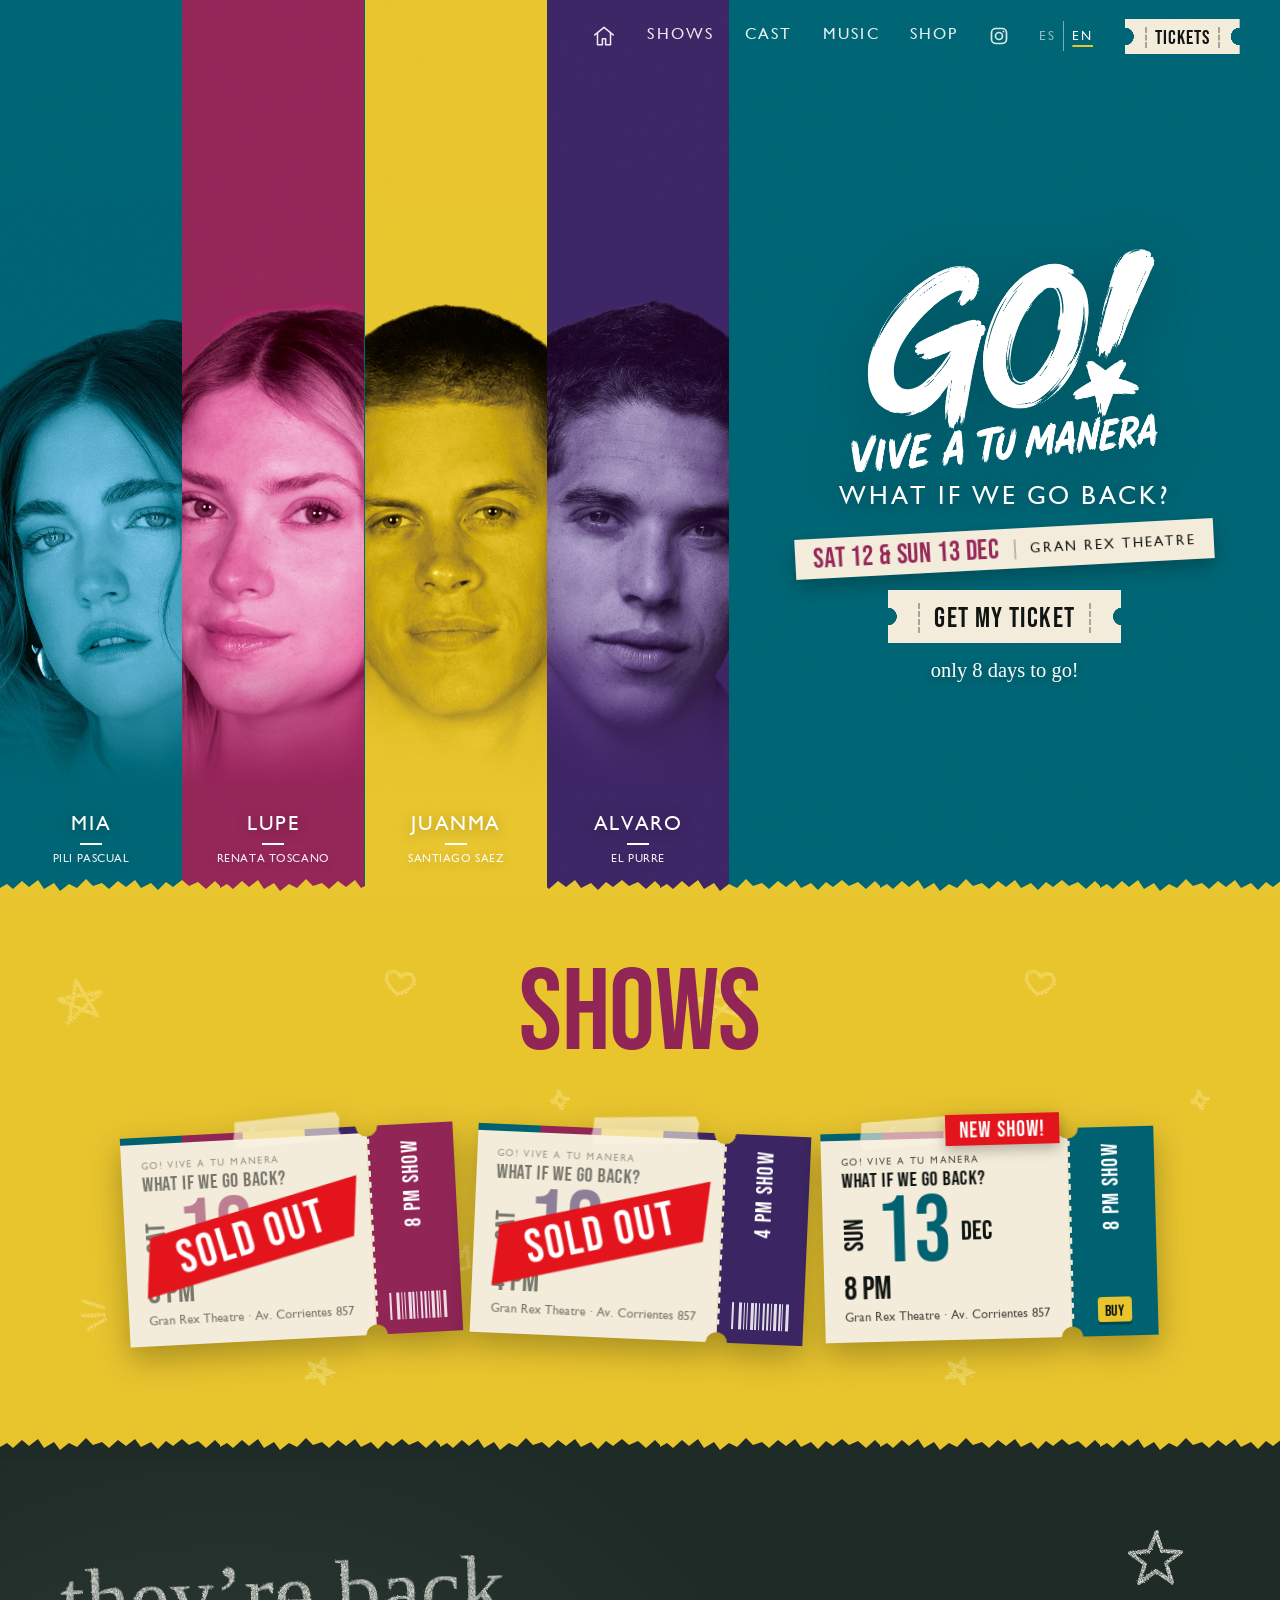
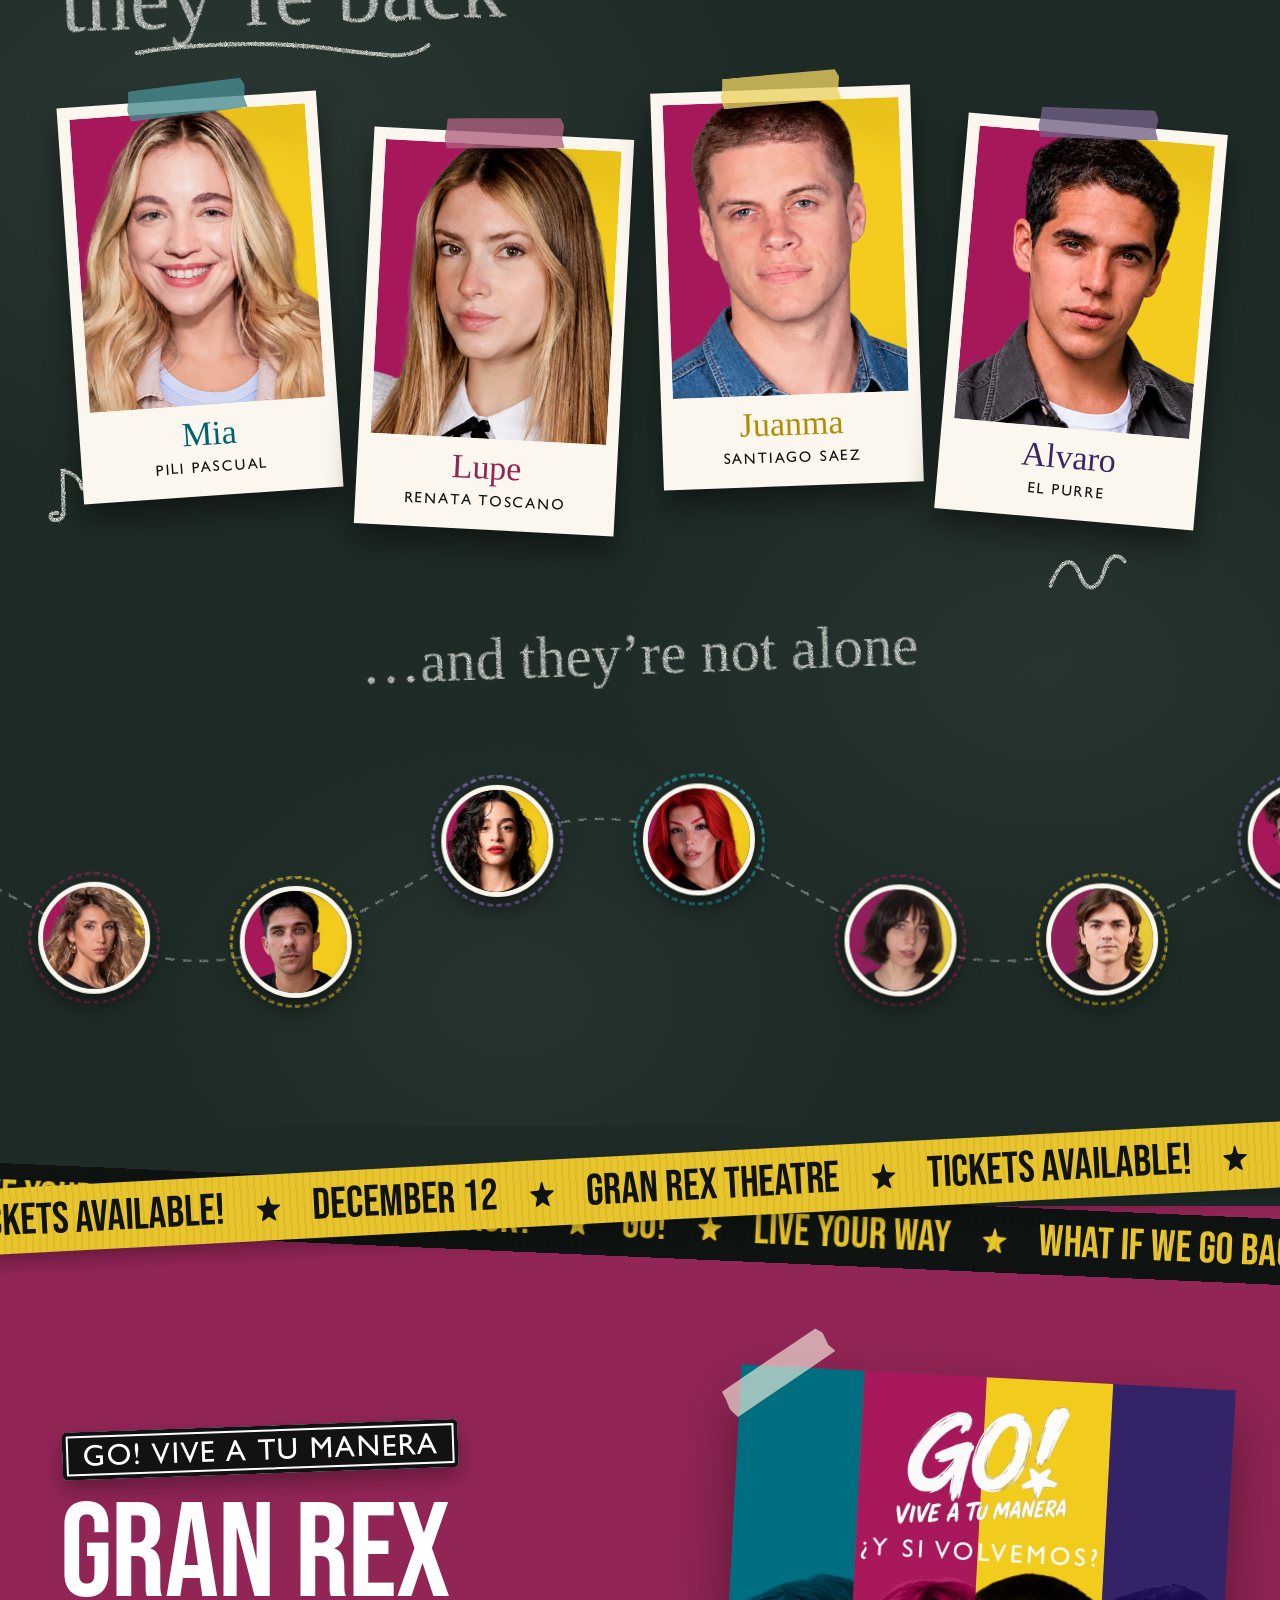
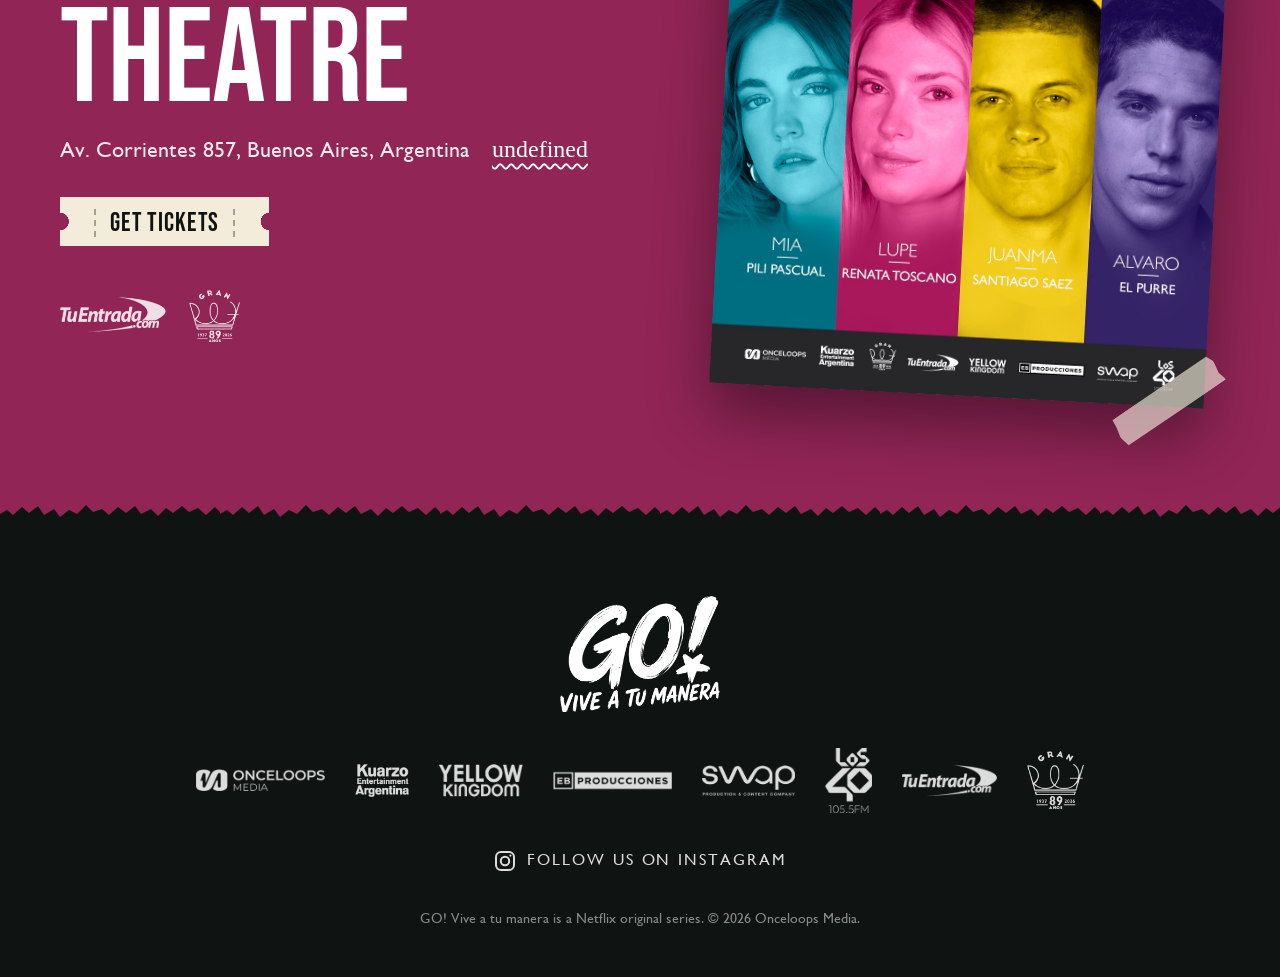
<file: index.html>
<!DOCTYPE html>
<html lang="es">
<head>
  <meta charset="UTF-8">
  <meta name="viewport" content="width=device-width, initial-scale=1.0">
  <title>GO! Vive a tu manera · ¿Y si volvemos? · Teatro Gran Rex</title>
  <meta name="description" content="Mia, Lupe, Juanma y Alvaro vuelven al escenario. GO! Vive a tu manera en vivo, 12 y 13 de diciembre en el Teatro Gran Rex. Entradas en TuEntrada.">
  <meta property="og:title" content="GO! Vive a tu manera · ¿Y si volvemos?">
  <meta property="og:description" content="12 y 13 de diciembre · Teatro Gran Rex. ¡Entradas a la venta para la nueva función del domingo 13!">
  <meta property="og:image" content="https://goviveatumanera.com/img/key-visual.jpg">
  <meta property="og:url" content="https://goviveatumanera.com/">
  <meta property="og:type" content="website">
  <meta property="og:locale" content="es_AR">
  <meta name="twitter:card" content="summary_large_image">
  <link rel="canonical" href="https://goviveatumanera.com/">
  <link rel="icon" href="favicon.ico" sizes="any">
  <link rel="icon" type="image/png" sizes="32x32" href="img/favicon-32.png">
  <link rel="icon" type="image/png" sizes="512x512" href="img/favicon-512.png">
  <link rel="apple-touch-icon" href="img/apple-touch-icon.png">
  <meta name="theme-color" content="#006271">

  <link rel="preconnect" href="https://fonts.googleapis.com">
  <link rel="preconnect" href="https://fonts.gstatic.com" crossorigin>
  <link href="https://fonts.googleapis.com/css2?family=Bebas+Neue&family=Permanent+Marker&display=swap" rel="stylesheet">
  <link rel="preload" href="fonts/gillsans.woff" as="font" type="font/woff" crossorigin>
  <link rel="stylesheet" href="style.css?v=100">
  <script type="application/ld+json">
  {
    "@context": "https://schema.org",
    "@graph": [
      {
        "@type": "WebSite",
        "name": "GO! Vive a tu manera",
        "alternateName": [
          "GO! Vive a tu manera · ¿Y si volvemos?",
          "GO Vive a tu manera"
        ],
        "url": "https://goviveatumanera.com/",
        "inLanguage": "es-AR"
      },
      {
        "@type": "Event",
        "name": "GO! Vive a tu manera · ¿Y si volvemos?",
        "description": "Mia, Lupe, Juanma y Alvaro vuelven al escenario. GO! Vive a tu manera en vivo en el Teatro Gran Rex, función de las 16 hs.",
        "startDate": "2026-12-12T16:00:00-03:00",
        "eventStatus": "https://schema.org/EventScheduled",
        "eventAttendanceMode": "https://schema.org/OfflineEventAttendanceMode",
        "location": {
          "@type": "Place",
          "name": "Teatro Gran Rex",
          "address": {
            "@type": "PostalAddress",
            "streetAddress": "Av. Corrientes 857",
            "addressLocality": "Ciudad Autónoma de Buenos Aires",
            "addressRegion": "CABA",
            "addressCountry": "AR"
          }
        },
        "image": [
          "https://goviveatumanera.com/img/key-visual.jpg"
        ],
        "performer": [
          {
            "@type": "Person",
            "name": "Pili Pascual"
          },
          {
            "@type": "Person",
            "name": "Renata Toscano"
          },
          {
            "@type": "Person",
            "name": "Santiago Saez"
          },
          {
            "@type": "Person",
            "name": "El Purre"
          }
        ],
        "url": "https://goviveatumanera.com/",
        "offers": {
          "@type": "Offer",
          "url": "https://www.tuentrada.com/go-vive-a-tu-manera-tgr",
          "availability": "https://schema.org/SoldOut"
        }
      },
      {
        "@type": "Event",
        "name": "GO! Vive a tu manera · ¿Y si volvemos?",
        "description": "Mia, Lupe, Juanma y Alvaro vuelven al escenario. GO! Vive a tu manera en vivo en el Teatro Gran Rex, función de las 20 hs.",
        "startDate": "2026-12-12T20:00:00-03:00",
        "eventStatus": "https://schema.org/EventScheduled",
        "eventAttendanceMode": "https://schema.org/OfflineEventAttendanceMode",
        "location": {
          "@type": "Place",
          "name": "Teatro Gran Rex",
          "address": {
            "@type": "PostalAddress",
            "streetAddress": "Av. Corrientes 857",
            "addressLocality": "Ciudad Autónoma de Buenos Aires",
            "addressRegion": "CABA",
            "addressCountry": "AR"
          }
        },
        "image": [
          "https://goviveatumanera.com/img/key-visual.jpg"
        ],
        "performer": [
          {
            "@type": "Person",
            "name": "Pili Pascual"
          },
          {
            "@type": "Person",
            "name": "Renata Toscano"
          },
          {
            "@type": "Person",
            "name": "Santiago Saez"
          },
          {
            "@type": "Person",
            "name": "El Purre"
          }
        ],
        "url": "https://goviveatumanera.com/",
        "offers": {
          "@type": "Offer",
          "url": "https://www.tuentrada.com/go-vive-a-tu-manera-tgr",
          "availability": "https://schema.org/SoldOut"
        }
      },
      {
        "@type": "Event",
        "name": "GO! Vive a tu manera · ¿Y si volvemos?",
        "description": "Mia, Lupe, Juanma y Alvaro vuelven al escenario. GO! Vive a tu manera en vivo en el Teatro Gran Rex, nueva función del domingo 13 a las 20 hs.",
        "startDate": "2026-12-13T20:00:00-03:00",
        "eventStatus": "https://schema.org/EventScheduled",
        "eventAttendanceMode": "https://schema.org/OfflineEventAttendanceMode",
        "location": {
          "@type": "Place",
          "name": "Teatro Gran Rex",
          "address": {
            "@type": "PostalAddress",
            "streetAddress": "Av. Corrientes 857",
            "addressLocality": "Ciudad Autónoma de Buenos Aires",
            "addressRegion": "CABA",
            "addressCountry": "AR"
          }
        },
        "image": [
          "https://goviveatumanera.com/img/key-visual.jpg"
        ],
        "performer": [
          {
            "@type": "Person",
            "name": "Pili Pascual"
          },
          {
            "@type": "Person",
            "name": "Renata Toscano"
          },
          {
            "@type": "Person",
            "name": "Santiago Saez"
          },
          {
            "@type": "Person",
            "name": "El Purre"
          }
        ],
        "url": "https://goviveatumanera.com/",
        "offers": {
          "@type": "Offer",
          "url": "https://www.tuentrada.com/go-vive-a-tu-manera-tgr",
          "availability": "https://schema.org/InStock"
        }
      }
    ]
  }
  </script>
</head>
<body class="is-loading">

  <!-- recursos SVG compartidos: estrella del logo y filtro de tiza -->
  <svg width="0" height="0" style="position:absolute" aria-hidden="true">
    <symbol id="star" viewBox="0 0 100 100">
      <path d="M50 6c4 0 6 22 10 28s30 2 32 6-22 16-24 22 10 30 6 32-22-14-24-14-20 16-24 14 6-26 4-32S6 44 8 40s28 0 32-6S46 6 50 6z"/>
    </symbol>
    <filter id="chalk" x="-5%" y="-5%" width="110%" height="110%">
      <feTurbulence type="fractalNoise" baseFrequency="1.4" numOctaves="2" seed="9" result="noise"/>
      <feColorMatrix in="noise" type="matrix" values="0 0 0 0 1  0 0 0 0 1  0 0 0 0 1  0 0 0 -1.6 1.45" result="dust"/>
      <feComposite in="SourceGraphic" in2="dust" operator="in" result="c"/>
      <feDisplacementMap in="c" in2="noise" scale="2.5"/>
    </filter>
  </svg>

  <!-- NAV -->
  <header class="nav">
    <a class="nav__logo" href="#top" aria-label="GO! Vive a tu manera, inicio" data-i18n-aria="aria.home"><img src="img/logo-go.png" alt="GO! Vive a tu manera"></a>
    <nav class="nav__links" id="menu" aria-label="Secciones" data-i18n-aria="aria.sections">
      <a class="nav__home" href="#top" aria-label="Inicio" data-i18n-aria="nav.home"><svg viewBox="0 0 24 24" aria-hidden="true"><path d="M3.5 11 12 4l8.5 7"/><path d="M6 9.5V20h4.5v-5.5h3V20H18V9.5"/></svg><span data-i18n="nav.home">Inicio</span></a>
      <a href="#funciones" data-i18n="nav.shows">Funciones</a>
      <a href="#elenco" data-i18n="nav.cast">Elenco</a>
      <a href="lanzamientos.html" data-i18n="nav.releases">Música</a>
      <a class="nav__shop" href="merch.html" data-i18n="nav.merch">Tienda</a>
      <a class="nav__ig-link" data-instagram href="#" aria-label="Instagram de GO!"><svg viewBox="0 0 24 24" aria-hidden="true"><rect x="3" y="3" width="18" height="18" rx="5"/><circle cx="12" cy="12" r="4.2"/><circle cx="17.4" cy="6.6" r="1.1" class="fill"/></svg></a>
      <div class="lang lang--menu" role="group" aria-label="Idioma" data-i18n-aria="aria.lang">
        <button type="button" data-lang="es" lang="es">ES</button>
        <button type="button" data-lang="en" lang="en">EN</button>
      </div>
    </nav>
    <a class="nav__ig" data-instagram href="#" aria-label="Instagram de GO!"><svg viewBox="0 0 24 24" aria-hidden="true"><rect x="3" y="3" width="18" height="18" rx="5"/><circle cx="12" cy="12" r="4.2"/><circle cx="17.4" cy="6.6" r="1.1" class="fill"/></svg></a>
    <div class="lang" role="group" aria-label="Idioma" data-i18n-aria="aria.lang">
      <button type="button" data-lang="es" lang="es">ES</button>
      <button type="button" data-lang="en" lang="en">EN</button>
    </div>
    <a class="ticket-btn ticket-btn--sm" data-tickets href="#"><span data-i18n="nav.tickets">Entradas</span></a>
    <button class="nav__toggle" type="button" aria-expanded="false" aria-controls="menu" aria-label="Menú" data-i18n-aria="aria.menu"><span></span><span></span><span></span></button>
  </header>

  <main id="top">

    <!-- HERO: el afiche -->
    <section class="hero" aria-label="GO! Vive a tu manera, ¿Y si volvemos?">
      <!-- franjas de fondo + carga: la estrella gira mientras carga y después se arma el logo -->
      <!-- franjas con las caras; aparecen suave después de que se arma el logo -->
      <div class="hero__stripes">
        <div class="stripe c-mia"><img src="img/mia.jpg" alt=""><p class="stripe__name">Mia<span>Pili Pascual</span></p></div>
        <div class="stripe c-lupe"><img src="img/lupe.jpg" alt=""><p class="stripe__name">Lupe<span>Renata Toscano</span></p></div>
        <div class="stripe c-juanma"><img src="img/juanma.jpg" alt=""><p class="stripe__name">Juanma<span>Santiago Saez</span></p></div>
        <div class="stripe c-alvaro"><img src="img/alvaro.jpg" alt=""><p class="stripe__name">Alvaro<span>El Purre</span></p></div>
      </div>
      <div class="loader" aria-hidden="true"><svg class="loader__star"><use href="#star"/></svg></div>

      <div class="hero__content">

        <h1 class="hero__logo"><img src="img/logo-go.png" alt="GO! Vive a tu manera"></h1>
        <p class="hero__claim" data-split data-i18n="hero.claim">¿Y si volvemos?</p>
        <p class="hero__tag"><b data-i18n="hero.date">Sáb 12 y Dom 13 Dic</b><span data-i18n="venue.name">Teatro Gran Rex</span></p>
        <div class="hero__cta">
          <a class="ticket-btn ticket-btn--lg" data-tickets href="#"><span data-i18n="cta.main">Quiero mi entrada</span></a>
          <p class="hand hero__hand" data-countdown="2026-12-12T16:00:00-03:00"><span data-days-left>¡corré que vuelan!</span>
            <svg class="doodle doodle--arrow" viewBox="0 0 120 70" aria-hidden="true"><path pathLength="1" d="M112 8 C 90 4, 70 20, 74 36 C 78 52, 58 62, 40 52 C 26 44, 20 40, 10 46 M 20 36 L 9 46 L 22 54"/></svg>
          </p>
        </div>
      </div>
    </section>

    <!-- FUNCIONES: entradas de verdad -->
    <section class="funciones torn" id="funciones">
      <div class="wrap">
        <h2 class="mega" data-i18n="shows.title">Funciones</h2>

        <div class="tickets">
          <div class="ticket ticket--gone c-lupe toss" style="--r:-3deg" aria-label="Función del sábado 12 a las 20 hs agotada" data-i18n-aria="aria.soldout">
            <span class="tape" aria-hidden="true"></span>
            <div class="ticket__main">
              <p class="ticket__show"><span>GO! Vive a tu manera</span><b data-i18n="ticket.title">¿Y si volvemos?</b></p>
              <div class="ticket__date"><span class="ticket__day" data-i18n="ticket.day">Sáb</span><span class="ticket__num">12</span><span class="ticket__month" data-i18n="ticket.month">Dic</span></div>
              <p class="ticket__time" data-i18n="ticket.t20">20 hs</p>
              <p class="ticket__place" data-i18n="ticket.place">Teatro Gran Rex · Av. Corrientes 857</p>
            </div>
            <div class="ticket__stub">
              <span class="ticket__stub-label" data-i18n="ticket.s20">Función 20 hs</span>
              <i class="barcode" aria-hidden="true"></i>
            </div>
            <span class="stamp" aria-hidden="true" data-i18n="ticket.stamp">Sold out</span>
          </div>

          <div class="ticket ticket--gone c-alvaro toss" style="--r:2.5deg" aria-label="Función del sábado 12 a las 16 hs agotada" data-i18n-aria="aria.soldout16">
            <span class="tape" aria-hidden="true"></span>
            <div class="ticket__main">
              <p class="ticket__show"><span>GO! Vive a tu manera</span><b data-i18n="ticket.title">¿Y si volvemos?</b></p>
              <div class="ticket__date"><span class="ticket__day" data-i18n="ticket.day">Sáb</span><span class="ticket__num">12</span><span class="ticket__month" data-i18n="ticket.month">Dic</span></div>
              <p class="ticket__time" data-i18n="ticket.t16">16 hs</p>
              <p class="ticket__place" data-i18n="ticket.place">Teatro Gran Rex · Av. Corrientes 857</p>
            </div>
            <div class="ticket__stub">
              <span class="ticket__stub-label" data-i18n="ticket.s16">Función 16 hs</span>
              <i class="barcode" aria-hidden="true"></i>
            </div>
            <span class="stamp" aria-hidden="true" data-i18n="ticket.stamp">Sold out</span>
          </div>

          <a class="ticket ticket--last c-mia toss" data-tickets href="#" style="--r:-1.5deg">
            <span class="tape" aria-hidden="true"></span>
            <span class="ticket__flag" data-i18n="ticket.newFlag">¡Nueva función!</span>
            <div class="ticket__main">
              <p class="ticket__show"><span>GO! Vive a tu manera</span><b data-i18n="ticket.title">¿Y si volvemos?</b></p>
              <div class="ticket__date"><span class="ticket__day" data-i18n="ticket.daySun">Dom</span><span class="ticket__num">13</span><span class="ticket__month" data-i18n="ticket.month">Dic</span></div>
              <p class="ticket__time" data-i18n="ticket.t20">20 hs</p>
              <p class="ticket__place" data-i18n="ticket.place">Teatro Gran Rex · Av. Corrientes 857</p>
            </div>
            <div class="ticket__stub">
              <span class="ticket__stub-label" data-i18n="ticket.s20">Función 20 hs</span>
              <span class="ticket__buy" data-i18n="ticket.buy">Comprar</span>
              <i class="barcode" aria-hidden="true"></i>
            </div>
          </a>

        </div>
      </div>
    </section>

    <!-- PIZARRÓN: elenco + talentos -->
    <section class="board torn" id="elenco">
      <div class="wrap">
        <header class="board__head">
          <h2 class="chalk-title" data-i18n="cast.title">vuelven</h2>
          <svg class="doodle doodle--chalk doodle--underline" viewBox="0 0 300 30" aria-hidden="true"><path pathLength="1" d="M4 18 C 60 8, 140 6, 200 14 S 280 24, 296 10"/></svg>
        </header>

        <div class="polaroids">
          <figure class="polaroid c-mia pin" style="--r:-4deg; --y:0px">
            <span class="tape" aria-hidden="true"></span>
            <span class="polaroid__photo"><img src="img/polaroids/mia.jpg" alt="Pili Pascual como Mia" loading="lazy"></span>
            <figcaption><b>Mia</b><span>Pili Pascual</span><span class="polaroid__bio" data-i18n="bio.mia">Llega becada a Saint Mary con un talento enorme para la música. Su voz lo cambia todo.</span></figcaption>
          </figure>
          <figure class="polaroid c-lupe pin" style="--r:3deg; --y:34px">
            <span class="tape" aria-hidden="true"></span>
            <span class="polaroid__photo"><img src="img/polaroids/lupe.jpg" alt="Renata Toscano como Lupe" loading="lazy"></span>
            <figcaption><b>Lupe</b><span>Renata Toscano</span><span class="polaroid__bio" data-i18n="bio.lupe">La reina de Saint Mary y estrella de GO!. Competitiva, pero capaz de todo por sus amigas.</span></figcaption>
          </figure>
          <figure class="polaroid c-juanma pin" style="--r:-2deg; --y:-10px">
            <span class="tape" aria-hidden="true"></span>
            <span class="polaroid__photo"><img src="img/polaroids/juanma.jpg" alt="Santiago Saez como Juanma" loading="lazy"></span>
            <figcaption><b>Juanma</b><span>Santiago Saez</span><span class="polaroid__bio" data-i18n="bio.juanma">La estrella del equipo de básquet de Saint Mary, hasta que descubre que lo suyo es la música.</span></figcaption>
          </figure>
          <figure class="polaroid c-alvaro pin" style="--r:5deg; --y:24px">
            <span class="tape" aria-hidden="true"></span>
            <span class="polaroid__photo"><img src="img/polaroids/alvaro.jpg" alt="El Purre como Alvaro" loading="lazy"></span>
            <figcaption><b>Alvaro</b><span>El Purre</span><span class="polaroid__bio" data-i18n="bio.alvaro">El hermano de Lupe. Leal y protector, siempre se pone del lado de Mía cuando hace falta.</span></figcaption>
          </figure>
        </div>

        <!-- ola de talentos -->
        <div class="todos" id="todos">
          <p class="chalk-title chalk-title--sm" data-i18n="talent.title">…y no vuelven solos</p>
          <!-- las caras viajan por una línea ondulada de tiza (la posición la calcula script.js) -->
          <div class="wave" data-orbit>
            <svg class="wave__line" aria-hidden="true"><path d=""/></svg>
            <ul class="wave__faces">
              <li class="c-mia"    data-name="Agustina"><img src="img/talentos/agustina.jpg" alt="Agustina" loading="lazy"><span class="wave__name">Agustina</span></li>
              <li class="c-lupe"   data-name="Martina"><img src="img/talentos/martina.jpg" alt="Martina" loading="lazy"><span class="wave__name">Martina</span></li>
              <li class="c-juanma" data-name="Martín"><img src="img/talentos/martin.jpg" alt="Martín" loading="lazy"><span class="wave__name">Martín</span></li>
              <li class="c-alvaro" data-name="Zoe"><img src="img/talentos/zoe.jpg" alt="Zoe" loading="lazy"><span class="wave__name">Zoe</span></li>
              <li class="c-mia"    data-name="Crash"><img src="img/talentos/crash.jpg" alt="Crash" loading="lazy"><span class="wave__name">Crash</span></li>
              <li class="c-lupe"   data-name="Sofía"><img src="img/talentos/sofia.jpg" alt="Sofía" loading="lazy"><span class="wave__name">Sofía</span></li>
              <li class="c-juanma" data-name="Tobías"><img src="img/talentos/tobias.jpg" alt="Tobías" loading="lazy"><span class="wave__name">Tobías</span></li>
              <li class="c-alvaro" data-name="Simón"><img src="img/talentos/simon.jpg" alt="Simón" loading="lazy"><span class="wave__name">Simón</span></li>
              <li class="c-mia"    data-name="Lola"><img src="img/talentos/lola.jpg" alt="Lola" loading="lazy"><span class="wave__name">Lola</span></li>
            </ul>
          </div>
        </div>

        <!-- garabatos de tiza sueltos -->
        <svg class="doodle doodle--chalk board__d1" viewBox="0 0 60 60" aria-hidden="true"><path pathLength="1" d="M30 4 L36 22 L55 23 L40 34 L46 53 L30 42 L13 54 L19 35 L4 24 L23 22 L31 3"/></svg>
        <svg class="doodle doodle--chalk board__d2" viewBox="0 0 50 70" aria-hidden="true"><path pathLength="1" d="M14 58 C 4 56, 4 66, 12 66 C 20 66, 22 60, 21 52 L 20 10 C 30 12, 40 18, 42 30"/></svg>
        <svg class="doodle doodle--chalk board__d3" viewBox="0 0 80 40" aria-hidden="true"><path pathLength="1" d="M4 30 C 14 4, 24 4, 30 20 S 46 36, 52 16 S 70 2, 76 20"/></svg>
      </div>
    </section>

    <!-- CINTAS CRUZADAS -->
    <section class="bands" aria-label="Entradas disponibles" data-i18n-aria="aria.bands">
      <div class="band band--a"><div class="band__track" aria-hidden="true"></div></div>
      <div class="band band--b"><div class="band__track" aria-hidden="true"></div></div>
    </section>

    <!-- LUGAR -->
    <section class="lugar" id="lugar">
      <div class="wrap lugar__grid">
        <div class="lugar__info">
          <div class="street-sign">
            <span class="street-sign__name">GO! Vive a tu manera</span>
          </div>
          <h2 class="mega mega--light" data-i18n="venue.title">Teatro<br>Gran Rex</h2>
          <!-- dirección con "cómo llegar" al lado; abajo el botón y después los logos -->
          <p class="lugar__addr"><span data-i18n="venue.addr">Av. Corrientes 857, CABA</span><a class="hand-link" href="como-llegar.html" data-i18n="venue.map">cómo llegar →</a></p>
          <div class="lugar__actions">
            <a class="ticket-btn" data-tickets href="#"><span data-i18n="cta.buy">Comprar entradas</span></a>
          </div>
          <img class="lugar__logos" src="img/ticketeras.png" alt="TuEntrada.com · Teatro Gran Rex, 89 años" loading="lazy">
        </div>
        <figure class="poster pin" style="--r:3deg; --y:0px">
          <span class="tape tape--tl" aria-hidden="true"></span>
          <span class="tape tape--br" aria-hidden="true"></span>
          <img src="img/key-visual.jpg" alt="Afiche de GO! Vive a tu manera, ¿Y si volvemos?, con Mia, Lupe, Juanma y Alvaro" loading="lazy">
        </figure>
      </div>
    </section>


  </main>

  <footer class="footer torn">
    <img class="footer__logo" src="img/logo-go.png" alt="GO! Vive a tu manera">
    <!-- cada logo con su alto propio (--h): se ven todos parejos y se acomodan en una o más líneas -->
    <div class="footer__partners">
      <img src="img/logo-onceloops.png" alt="Onceloops Media" style="--h:50" loading="lazy">
      <img class="is-kuarzo" src="img/logo-kuarzo.png" alt="Kuarzo Entertainment Argentina" style="--h:73" loading="lazy">
      <img src="img/logo-yellow.png" alt="Yellow Kingdom" style="--h:73" loading="lazy">
      <img src="img/logo-eb.png" alt="EB Producciones" style="--h:49" loading="lazy">
      <img src="img/logo-swap.png" alt="Swap" style="--h:71" loading="lazy">
      <img src="img/logo-los40.png" alt="Los 40" style="--h:148" loading="lazy">
      <img src="img/logo-tuentrada.png" alt="TuEntrada.com" style="--h:72" loading="lazy">
      <img src="img/logo-granrex.png" alt="Teatro Gran Rex, 89 años" style="--h:132" loading="lazy">
    </div>
    <a class="footer__ig" data-instagram href="#"><svg viewBox="0 0 24 24" aria-hidden="true"><rect x="3" y="3" width="18" height="18" rx="5"/><circle cx="12" cy="12" r="4.2"/><circle cx="17.4" cy="6.6" r="1.1" class="fill"/></svg><span data-i18n="footer.ig">Seguinos en Instagram</span></a>
    <p class="footer__legal" data-i18n="footer.legal">GO! Vive a tu manera es una serie original de Netflix. © 2026 Onceloops Media.</p>
  </footer>

  <!-- CTA fija en mobile -->
  <a class="sticky-cta ticket-btn" data-tickets href="#"><span data-i18n="cta.main">Quiero mi entrada</span></a>

  <!-- POPUP: aparece a los 5 s y va rotando entre entradas, canciones y merch -->
  <dialog class="popup" aria-labelledby="popup-title">
    <button class="popup__close" type="button" aria-label="Cerrar" data-i18n-aria="aria.close">×</button>
    <div class="popup__card c-mia" data-variant="tickets">
      <span class="tape" aria-hidden="true"></span>
      <span class="ticket__flag" data-i18n="ticket.newFlag">¡Nueva función!</span>
      <img class="popup__img" src="img/key-visual.jpg" alt="">
      <p class="popup__kicker" data-i18n="popup.t.kicker">Teatro Gran Rex</p>
      <h2 class="popup__title" data-i18n="popup.t.title">Dom 13 Dic · 20 hs</h2>
      <p class="popup__text" data-i18n="popup.t.text">¡Ya están a la venta las entradas! Las del sábado volaron, no te quedes afuera.</p>
      <a class="ticket-btn" data-tickets href="#"><span data-i18n="cta.main">Quiero mi entrada</span></a>
    </div>
    <div class="popup__card c-alvaro" data-variant="presave">
      <span class="tape" aria-hidden="true"></span>
      <div class="record record--mini" aria-hidden="true">
        <div class="record__disc"><img src="img/logo-go.png" alt=""></div>
        <div class="record__sleeve"><img class="record__cover" src="img/tapa-go.jpg" alt=""></div>
      </div>
      <h2 class="popup__title popup__title--hand" data-i18n="songs.title">¡nueva música!</h2>
      <p class="popup__text" data-songs-status data-i18n="popup.p.text">Sale el 13 de NOV.<br>Hacé el <span class="nw">pre-save</span> y escuchalas apenas salgan.</p>
      <a class="presave-btn" data-presave href="lanzamientos.html"><span data-i18n="songs.cta">Pre save</span><svg class="presave-btn__plus" viewBox="0 0 24 24" aria-hidden="true"><circle cx="12" cy="12" r="10.5"/><path d="M12 7v10M7 12h10"/></svg></a>
    </div>
    <div class="popup__card c-mia" data-variant="merch">
      <span class="tape" aria-hidden="true"></span>
      <div class="popup__merch" aria-hidden="true">
        <img src="img/merch/remera.svg" alt=""><img src="img/merch/buzo.svg" alt=""><img src="img/merch/gorra.svg" alt="">
      </div>
      <p class="popup__kicker" data-i18n="popup.m.kicker">Merch oficial</p>
      <h2 class="popup__title" data-i18n="merch.sub">llevate GO! a casa</h2>
      <p class="popup__text" data-i18n="popup.m.text">Remeras, buzos y más de la serie.</p>
      <a class="ticket-btn" href="merch.html" data-popup-close><span data-i18n="popup.m.cta">Ver la tienda</span></a>
    </div>
  </dialog>

  <script src="pixels.js?v=1"></script>
  <script src="script.js?v=61"></script>
</body>
</html>
</file>
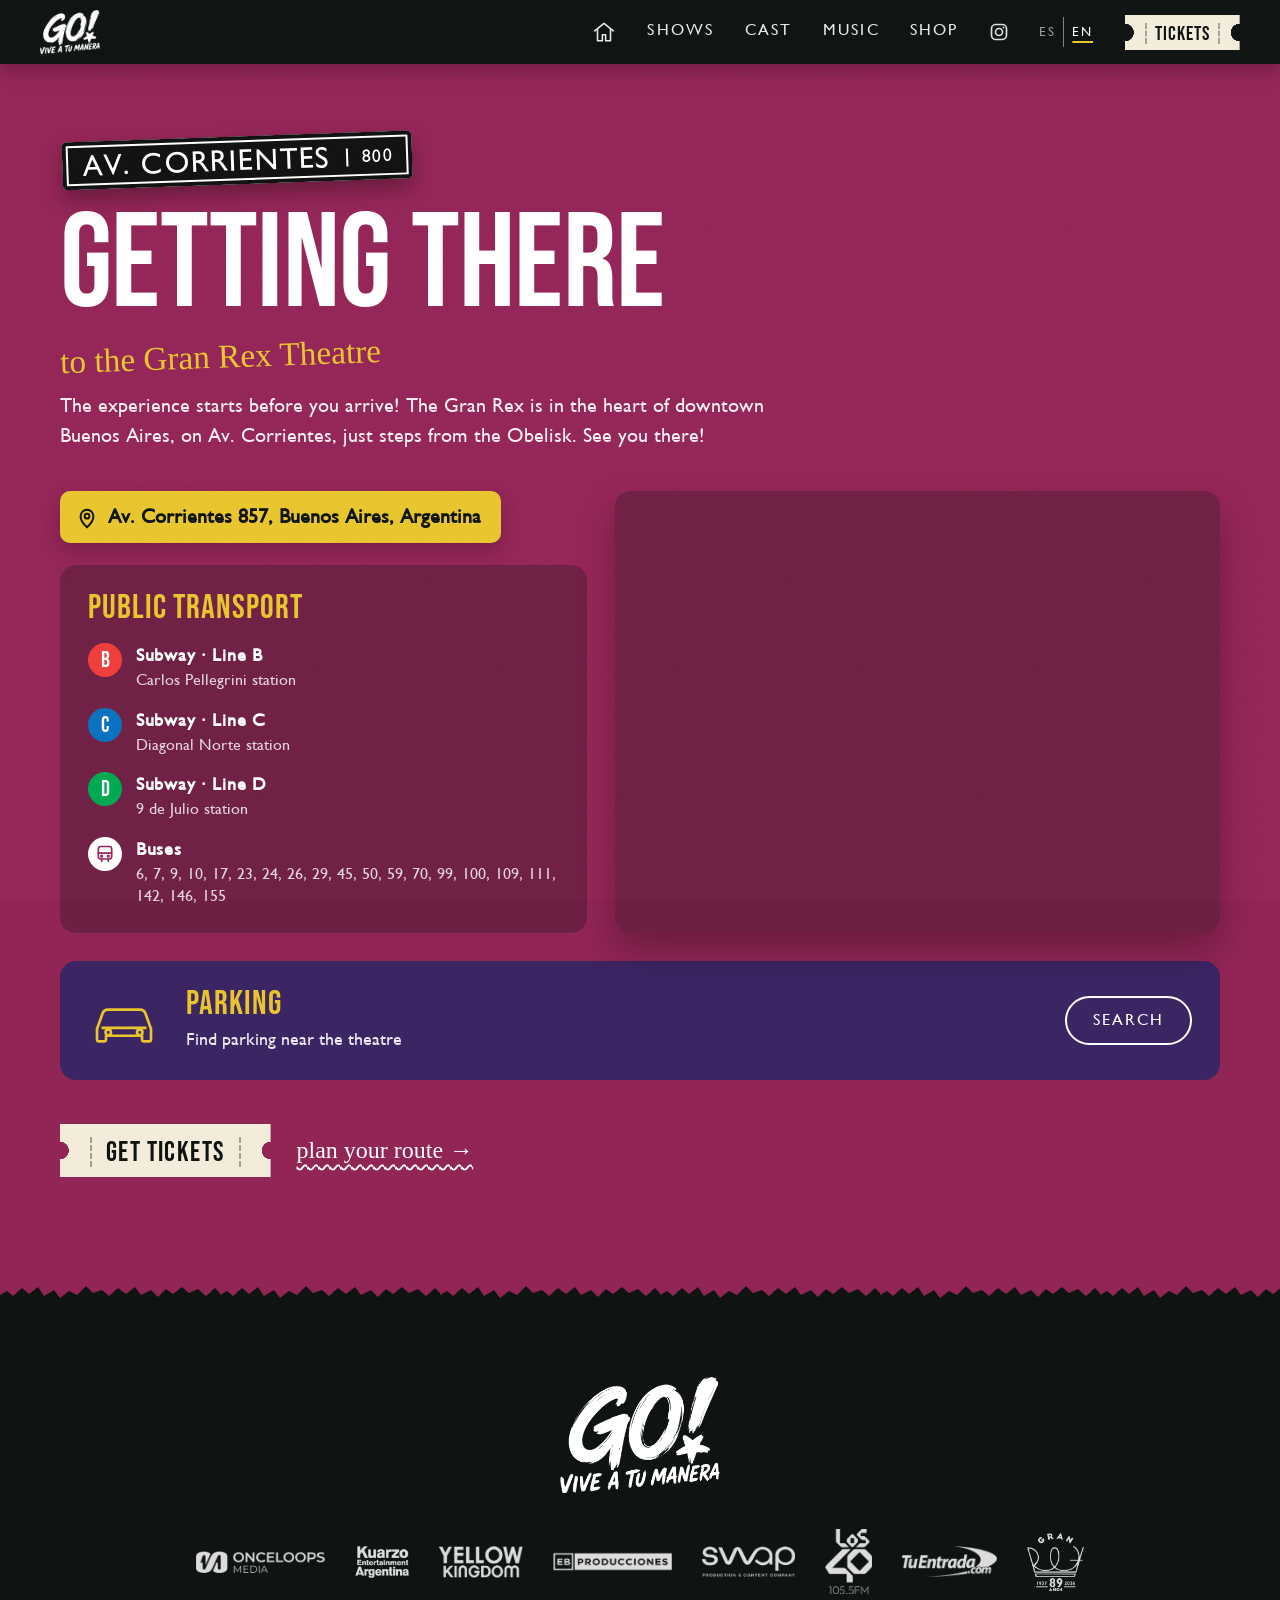
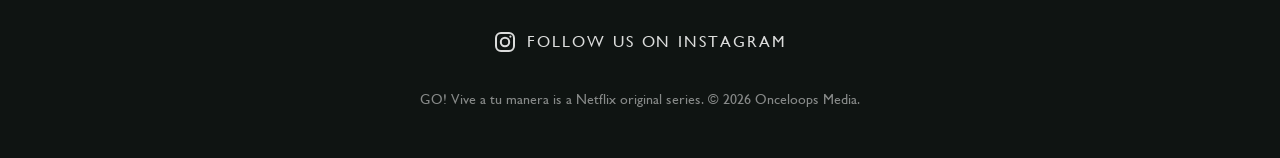
<file: como-llegar.html>
<!DOCTYPE html>
<html lang="es">
<head>
  <meta charset="UTF-8">
  <meta name="viewport" content="width=device-width, initial-scale=1.0">
  <title>Cómo llegar · GO! Vive a tu manera</title>
  <meta name="description" content="Cómo llegar al Teatro Gran Rex (Av. Corrientes 857, CABA) para ver GO! Vive a tu manera en vivo: subte, colectivos, mapa y estacionamiento.">
  <meta property="og:title" content="Cómo llegar al Teatro Gran Rex · GO! Vive a tu manera">
  <meta property="og:description" content="Cómo llegar al Teatro Gran Rex (Av. Corrientes 857, CABA) para ver GO! Vive a tu manera en vivo: subte, colectivos, mapa y estacionamiento.">
  <meta property="og:image" content="https://goviveatumanera.com/img/key-visual.jpg">
  <meta property="og:url" content="https://goviveatumanera.com/como-llegar.html">
  <meta property="og:type" content="website">
  <meta property="og:locale" content="es_AR">
  <meta name="twitter:card" content="summary_large_image">
  <link rel="canonical" href="https://goviveatumanera.com/como-llegar.html">
  <link rel="icon" href="favicon.ico" sizes="any">
  <link rel="icon" type="image/png" sizes="32x32" href="img/favicon-32.png">
  <link rel="icon" type="image/png" sizes="512x512" href="img/favicon-512.png">
  <link rel="apple-touch-icon" href="img/apple-touch-icon.png">
  <meta name="theme-color" content="#006271">

  <link rel="preconnect" href="https://fonts.googleapis.com">
  <link rel="preconnect" href="https://fonts.gstatic.com" crossorigin>
  <link href="https://fonts.googleapis.com/css2?family=Bebas+Neue&family=Permanent+Marker&display=swap" rel="stylesheet">
  <link rel="preload" href="fonts/gillsans.woff" as="font" type="font/woff" crossorigin>
  <link rel="stylesheet" href="style.css?v=100">
</head>
<body class="is-ready page-como-llegar">

  <!-- recursos SVG compartidos: estrella del logo y filtro de tiza -->
  <svg width="0" height="0" style="position:absolute" aria-hidden="true">
    <symbol id="star" viewBox="0 0 100 100">
      <path d="M50 6c4 0 6 22 10 28s30 2 32 6-22 16-24 22 10 30 6 32-22-14-24-14-20 16-24 14 6-26 4-32S6 44 8 40s28 0 32-6S46 6 50 6z"/>
    </symbol>
    <filter id="chalk" x="-5%" y="-5%" width="110%" height="110%">
      <feTurbulence type="fractalNoise" baseFrequency="1.4" numOctaves="2" seed="9" result="noise"/>
      <feColorMatrix in="noise" type="matrix" values="0 0 0 0 1  0 0 0 0 1  0 0 0 0 1  0 0 0 -1.6 1.45" result="dust"/>
      <feComposite in="SourceGraphic" in2="dust" operator="in" result="c"/>
      <feDisplacementMap in="c" in2="noise" scale="2.5"/>
    </filter>
  </svg>

  <!-- NAV -->
  <header class="nav is-solid">
    <a class="nav__logo" href="index.html" aria-label="GO! Vive a tu manera, inicio" data-i18n-aria="aria.home"><img src="img/logo-go.png" alt="GO! Vive a tu manera"></a>
    <nav class="nav__links" id="menu" aria-label="Secciones" data-i18n-aria="aria.sections">
      <a class="nav__home" href="index.html" aria-label="Inicio" data-i18n-aria="nav.home"><svg viewBox="0 0 24 24" aria-hidden="true"><path d="M3.5 11 12 4l8.5 7"/><path d="M6 9.5V20h4.5v-5.5h3V20H18V9.5"/></svg><span data-i18n="nav.home">Inicio</span></a>
      <a href="index.html#funciones" data-i18n="nav.shows">Funciones</a>
      <a href="index.html#elenco" data-i18n="nav.cast">Elenco</a>
      <a href="lanzamientos.html" data-i18n="nav.releases">Música</a>
      <a class="nav__shop" href="merch.html" data-i18n="nav.merch">Tienda</a>
      <a class="nav__ig-link" data-instagram href="#" aria-label="Instagram de GO!"><svg viewBox="0 0 24 24" aria-hidden="true"><rect x="3" y="3" width="18" height="18" rx="5"/><circle cx="12" cy="12" r="4.2"/><circle cx="17.4" cy="6.6" r="1.1" class="fill"/></svg></a>
      <div class="lang lang--menu" role="group" aria-label="Idioma" data-i18n-aria="aria.lang">
        <button type="button" data-lang="es" lang="es">ES</button>
        <button type="button" data-lang="en" lang="en">EN</button>
      </div>
    </nav>
    <a class="nav__ig" data-instagram href="#" aria-label="Instagram de GO!"><svg viewBox="0 0 24 24" aria-hidden="true"><rect x="3" y="3" width="18" height="18" rx="5"/><circle cx="12" cy="12" r="4.2"/><circle cx="17.4" cy="6.6" r="1.1" class="fill"/></svg></a>
    <div class="lang" role="group" aria-label="Idioma" data-i18n-aria="aria.lang">
      <button type="button" data-lang="es" lang="es">ES</button>
      <button type="button" data-lang="en" lang="en">EN</button>
    </div>
    <a class="ticket-btn ticket-btn--sm" data-tickets href="#"><span data-i18n="nav.tickets">Entradas</span></a>
    <button class="nav__toggle" type="button" aria-expanded="false" aria-controls="menu" aria-label="Menú" data-i18n-aria="aria.menu"><span></span><span></span><span></span></button>
  </header>

  <main id="top">

    <!-- CÓMO LLEGAR al Teatro Gran Rex: intro, dirección, mapa, transporte y estacionamiento -->
    <section class="lugar llegar" id="como-llegar">
      <div class="wrap">
        <header class="llegar__head">
          <div class="street-sign" aria-label="Avenida Corrientes 800">
            <span class="street-sign__name">Av. Corrientes</span>
            <span class="street-sign__num">800</span>
          </div>
          <h1 class="mega mega--light" data-i18n="venue.how">Cómo llegar</h1>
          <p class="llegar__lead" data-i18n="venue.lead">al Teatro Gran Rex</p>
          <p class="llegar__intro" data-i18n="venue.intro">¡La experiencia empieza antes de llegar! El Gran Rex está en pleno centro porteño, sobre Av. Corrientes y a metros del Obelisco. ¡Te esperamos!</p>
        </header>

        <div class="llegar__grid">
          <div class="llegar__col">
            <!-- dirección -->
            <a class="addr-chip" href="https://www.google.com/maps/search/?api=1&amp;query=Teatro+Gran+Rex+Av.+Corrientes+857+Buenos+Aires" target="_blank" rel="noopener">
              <svg viewBox="0 0 24 24" aria-hidden="true"><path d="M12 22s7-6.2 7-12a7 7 0 1 0-14 0c0 5.8 7 12 7 12z"/><circle cx="12" cy="10" r="2.6"/></svg>
              <span data-i18n="venue.addr">Av. Corrientes 857, CABA</span>
            </a>

            <!-- medios de transporte -->
            <div class="card card--transport">
              <h3 class="card__title" data-i18n="venue.transport">Medios de transporte</h3>
              <ul class="transport">
                <li>
                  <span class="subte-badge" style="--line:#ee3d3b">B</span>
                  <div><b data-i18n="venue.subteB">Subte · Línea B</b><span data-i18n="venue.stB">Estación Carlos Pellegrini</span></div>
                </li>
                <li>
                  <span class="subte-badge" style="--line:#0a6fbd">C</span>
                  <div><b data-i18n="venue.subteC">Subte · Línea C</b><span data-i18n="venue.stC">Estación Diagonal Norte</span></div>
                </li>
                <li>
                  <span class="subte-badge" style="--line:#00a650">D</span>
                  <div><b data-i18n="venue.subteD">Subte · Línea D</b><span data-i18n="venue.stD">Estación 9 de Julio</span></div>
                </li>
                <li>
                  <span class="subte-badge subte-badge--bus" aria-hidden="true"><svg viewBox="0 0 24 24"><rect x="4" y="3" width="16" height="15" rx="3"/><path d="M4 11h16M8 21v-3M16 21v-3"/><circle cx="8" cy="14.5" r="1"/><circle cx="16" cy="14.5" r="1"/></svg></span>
                  <div><b data-i18n="venue.bus">Colectivos</b><span>6, 7, 9, 10, 17, 23, 24, 26, 29, 45, 50, 59, 70, 99, 100, 109, 111, 142, 146, 155</span></div>
                </li>
              </ul>
            </div>
          </div>

          <!-- mapa -->
          <div class="map-card">
            <iframe title="Mapa del Teatro Gran Rex" src="https://www.google.com/maps/embed?origin=mfe&amp;pb=!1m3!2m1!1sTeatro+Gran+Rex,+Av.+Corrientes+857,+Buenos+Aires!6i16" loading="lazy" referrerpolicy="no-referrer-when-downgrade"></iframe>
          </div>
        </div>

        <!-- en auto -->
        <div class="card card--car">
          <svg class="card--car__icon" viewBox="0 0 64 48" aria-hidden="true"><path d="M8 32l5-14a5 5 0 0 1 4.7-3.3h28.6A5 5 0 0 1 51 18l5 14v9a2 2 0 0 1-2 2h-4a2 2 0 0 1-2-2v-3H16v3a2 2 0 0 1-2 2h-4a2 2 0 0 1-2-2z"/><path d="M12 31h40"/><circle cx="18" cy="35" r="2.4"/><circle cx="46" cy="35" r="2.4"/></svg>
          <div>
            <h3 class="card__title" data-i18n="venue.parking">Estacionamiento</h3>
            <p data-i18n="venue.parkingText">Encontrá estacionamientos cerca del teatro</p>
          </div>
          <a class="card__btn" href="https://www.google.com/maps/search/?api=1&amp;query=estacionamiento+cerca+de+Av.+Corrientes+857+Buenos+Aires" target="_blank" rel="noopener" data-i18n="venue.parkingCta">Buscar</a>
        </div>

        <div class="llegar__actions">
          <a class="ticket-btn ticket-btn--lg" data-tickets href="#"><span data-i18n="cta.buy">Comprar entradas</span></a>
          <a class="hand-link" href="https://www.google.com/maps/dir/?api=1&amp;destination=Teatro+Gran+Rex+Av.+Corrientes+857+Buenos+Aires" target="_blank" rel="noopener" data-i18n="venue.route">armá tu recorrido →</a>
        </div>
      </div>
    </section>

  </main>

  <footer class="footer torn">
    <img class="footer__logo" src="img/logo-go.png" alt="GO! Vive a tu manera">
    <!-- cada logo con su alto propio (--h): se ven todos parejos y se acomodan en una o más líneas -->
    <div class="footer__partners">
      <img src="img/logo-onceloops.png" alt="Onceloops Media" style="--h:50" loading="lazy">
      <img class="is-kuarzo" src="img/logo-kuarzo.png" alt="Kuarzo Entertainment Argentina" style="--h:73" loading="lazy">
      <img src="img/logo-yellow.png" alt="Yellow Kingdom" style="--h:73" loading="lazy">
      <img src="img/logo-eb.png" alt="EB Producciones" style="--h:49" loading="lazy">
      <img src="img/logo-swap.png" alt="Swap" style="--h:71" loading="lazy">
      <img src="img/logo-los40.png" alt="Los 40" style="--h:148" loading="lazy">
      <img src="img/logo-tuentrada.png" alt="TuEntrada.com" style="--h:72" loading="lazy">
      <img src="img/logo-granrex.png" alt="Teatro Gran Rex, 89 años" style="--h:132" loading="lazy">
    </div>
    <a class="footer__ig" data-instagram href="#"><svg viewBox="0 0 24 24" aria-hidden="true"><rect x="3" y="3" width="18" height="18" rx="5"/><circle cx="12" cy="12" r="4.2"/><circle cx="17.4" cy="6.6" r="1.1" class="fill"/></svg><span data-i18n="footer.ig">Seguinos en Instagram</span></a>
    <p class="footer__legal" data-i18n="footer.legal">GO! Vive a tu manera es una serie original de Netflix. © 2026 Onceloops Media.</p>
  </footer>

  <script src="pixels.js?v=1"></script>
  <script src="script.js?v=61"></script>
</body>
</html>
</file>
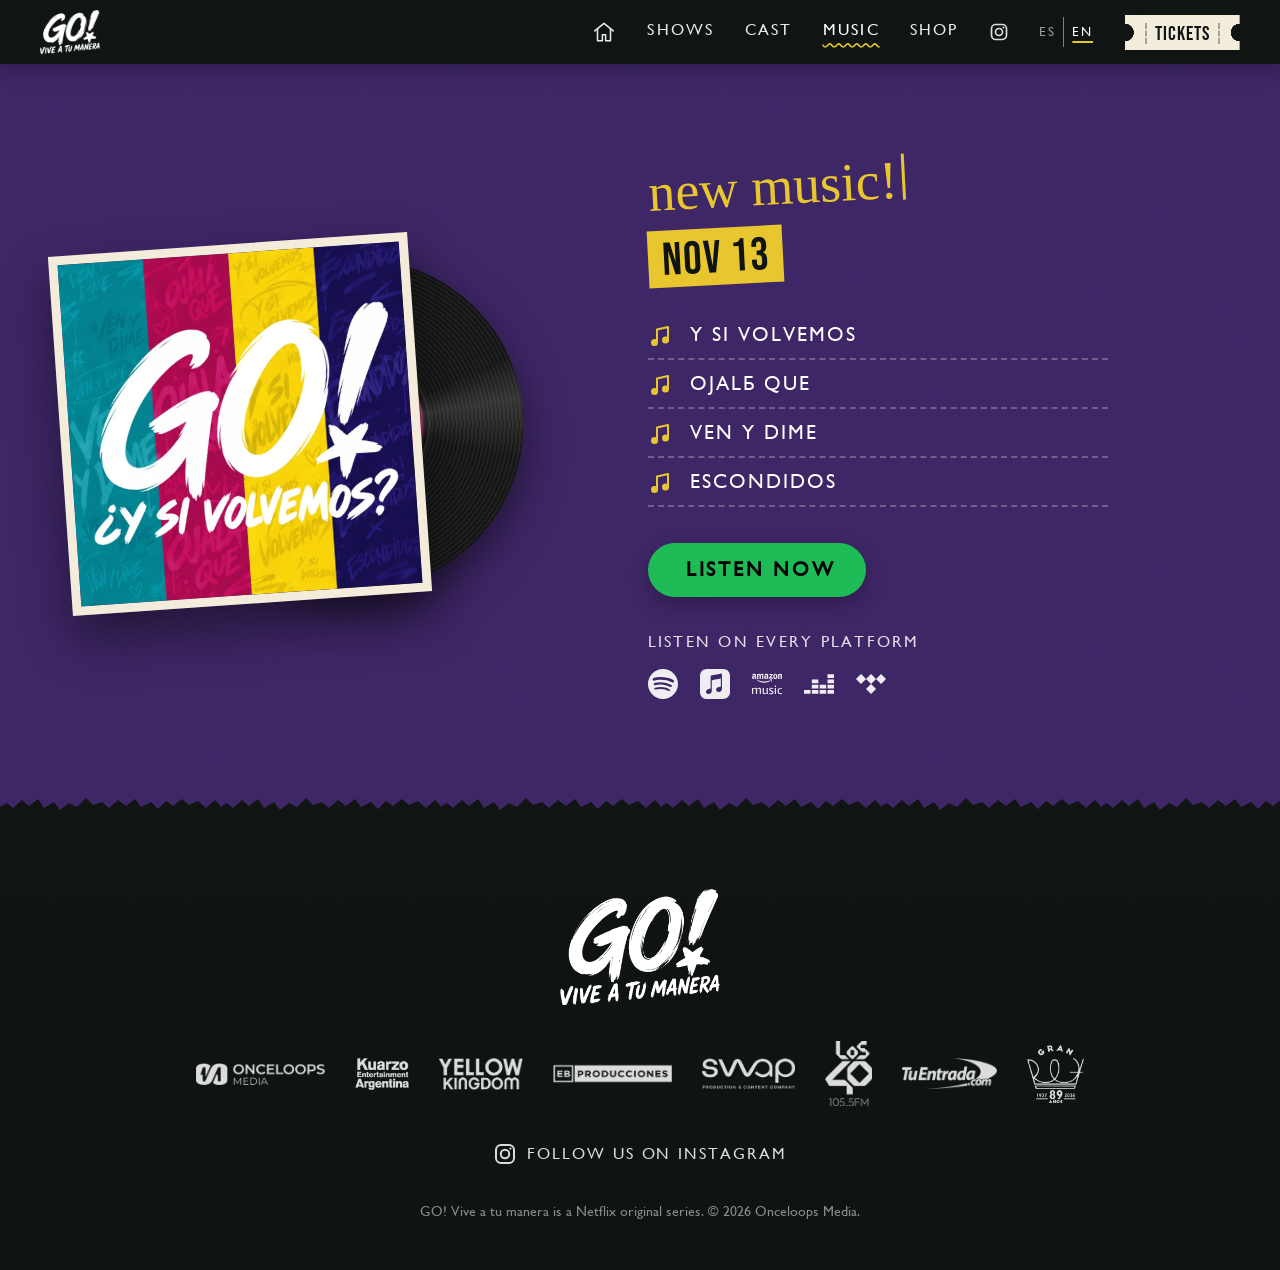
<file: lanzamientos.html>
<!DOCTYPE html>
<html lang="es">
<head>
  <meta charset="UTF-8">
  <meta name="viewport" content="width=device-width, initial-scale=1.0">
  <title>Música · GO! Vive a tu manera</title>
  <meta name="description" content="Música nueva de GO! Vive a tu manera: Y Si Volvemos, Ojalá que, Ven y dime y Escondidos. Salen el 13 de noviembre en todas las plataformas. ¡Hacé el pre save!">
  <meta property="og:title" content="¡Nueva música! · GO! Vive a tu manera">
  <meta property="og:description" content="Música nueva de GO! Vive a tu manera: Y Si Volvemos, Ojalá que, Ven y dime y Escondidos. Salen el 13 de noviembre en todas las plataformas. ¡Hacé el pre save!">
  <meta property="og:image" content="https://goviveatumanera.com/img/tapa-go.jpg">
  <meta property="og:image:width" content="900">
  <meta property="og:image:height" content="900">
  <meta property="og:url" content="https://goviveatumanera.com/lanzamientos.html">
  <meta property="og:type" content="website">
  <meta property="og:locale" content="es_AR">
  <meta name="twitter:card" content="summary">
  <link rel="canonical" href="https://goviveatumanera.com/lanzamientos.html">
  <link rel="icon" href="favicon.ico" sizes="any">
  <link rel="icon" type="image/png" sizes="32x32" href="img/favicon-32.png">
  <link rel="icon" type="image/png" sizes="512x512" href="img/favicon-512.png">
  <link rel="apple-touch-icon" href="img/apple-touch-icon.png">
  <meta name="theme-color" content="#006271">

  <link rel="preconnect" href="https://fonts.googleapis.com">
  <link rel="preconnect" href="https://fonts.gstatic.com" crossorigin>
  <link href="https://fonts.googleapis.com/css2?family=Bebas+Neue&family=Permanent+Marker&display=swap" rel="stylesheet">
  <link rel="preload" href="fonts/gillsans.woff" as="font" type="font/woff" crossorigin>
  <link rel="stylesheet" href="style.css?v=100">
  <script type="application/ld+json">
  {
    "@context": "https://schema.org",
    "@graph": [
      {
        "@type": "MusicRecording",
        "name": "Y Si Volvemos",
        "byArtist": {
          "@type": "MusicGroup",
          "name": "GO! Vive a tu manera",
          "url": "https://goviveatumanera.com/",
          "sameAs": [
            "https://www.instagram.com/goviveatumanera.ok/"
          ]
        },
        "datePublished": "2026-11-13",
        "image": "https://goviveatumanera.com/img/tapa-go.jpg",
        "url": "https://goviveatumanera.com/lanzamientos.html",
        "inLanguage": "es"
      },
      {
        "@type": "MusicRecording",
        "name": "Ojalá que",
        "byArtist": {
          "@type": "MusicGroup",
          "name": "GO! Vive a tu manera",
          "url": "https://goviveatumanera.com/",
          "sameAs": [
            "https://www.instagram.com/goviveatumanera.ok/"
          ]
        },
        "datePublished": "2026-11-13",
        "image": "https://goviveatumanera.com/img/tapa-go.jpg",
        "url": "https://goviveatumanera.com/lanzamientos.html",
        "inLanguage": "es"
      },
      {
        "@type": "MusicRecording",
        "name": "Ven y dime",
        "byArtist": {
          "@type": "MusicGroup",
          "name": "GO! Vive a tu manera",
          "url": "https://goviveatumanera.com/",
          "sameAs": [
            "https://www.instagram.com/goviveatumanera.ok/"
          ]
        },
        "datePublished": "2026-11-13",
        "image": "https://goviveatumanera.com/img/tapa-go.jpg",
        "url": "https://goviveatumanera.com/lanzamientos.html",
        "inLanguage": "es"
      },
      {
        "@type": "MusicRecording",
        "name": "Escondidos",
        "byArtist": {
          "@type": "MusicGroup",
          "name": "GO! Vive a tu manera",
          "url": "https://goviveatumanera.com/",
          "sameAs": [
            "https://www.instagram.com/goviveatumanera.ok/"
          ]
        },
        "datePublished": "2026-11-13",
        "image": "https://goviveatumanera.com/img/tapa-go.jpg",
        "url": "https://goviveatumanera.com/lanzamientos.html",
        "inLanguage": "es"
      }
    ]
  }
  </script>
</head>
<body class="is-ready page-lanzamientos">

  <!-- recursos SVG compartidos: estrella del logo y filtro de tiza -->
  <svg width="0" height="0" style="position:absolute" aria-hidden="true">
    <symbol id="star" viewBox="0 0 100 100">
      <path d="M50 6c4 0 6 22 10 28s30 2 32 6-22 16-24 22 10 30 6 32-22-14-24-14-20 16-24 14 6-26 4-32S6 44 8 40s28 0 32-6S46 6 50 6z"/>
    </symbol>
    <filter id="chalk" x="-5%" y="-5%" width="110%" height="110%">
      <feTurbulence type="fractalNoise" baseFrequency="1.4" numOctaves="2" seed="9" result="noise"/>
      <feColorMatrix in="noise" type="matrix" values="0 0 0 0 1  0 0 0 0 1  0 0 0 0 1  0 0 0 -1.6 1.45" result="dust"/>
      <feComposite in="SourceGraphic" in2="dust" operator="in" result="c"/>
      <feDisplacementMap in="c" in2="noise" scale="2.5"/>
    </filter>
  </svg>

  <!-- NAV -->
  <header class="nav is-solid">
    <a class="nav__logo" href="index.html" aria-label="GO! Vive a tu manera, inicio" data-i18n-aria="aria.home"><img src="img/logo-go.png" alt="GO! Vive a tu manera"></a>
    <nav class="nav__links" id="menu" aria-label="Secciones" data-i18n-aria="aria.sections">
      <a class="nav__home" href="index.html" aria-label="Inicio" data-i18n-aria="nav.home"><svg viewBox="0 0 24 24" aria-hidden="true"><path d="M3.5 11 12 4l8.5 7"/><path d="M6 9.5V20h4.5v-5.5h3V20H18V9.5"/></svg><span data-i18n="nav.home">Inicio</span></a>
      <a href="index.html#funciones" data-i18n="nav.shows">Funciones</a>
      <a href="index.html#elenco" data-i18n="nav.cast">Elenco</a>
      <a href="lanzamientos.html" aria-current="page" data-i18n="nav.releases">Música</a>
      <a class="nav__shop" href="merch.html" data-i18n="nav.merch">Tienda</a>
      <a class="nav__ig-link" data-instagram href="#" aria-label="Instagram de GO!"><svg viewBox="0 0 24 24" aria-hidden="true"><rect x="3" y="3" width="18" height="18" rx="5"/><circle cx="12" cy="12" r="4.2"/><circle cx="17.4" cy="6.6" r="1.1" class="fill"/></svg></a>
      <div class="lang lang--menu" role="group" aria-label="Idioma" data-i18n-aria="aria.lang">
        <button type="button" data-lang="es" lang="es">ES</button>
        <button type="button" data-lang="en" lang="en">EN</button>
      </div>
    </nav>
    <a class="nav__ig" data-instagram href="#" aria-label="Instagram de GO!"><svg viewBox="0 0 24 24" aria-hidden="true"><rect x="3" y="3" width="18" height="18" rx="5"/><circle cx="12" cy="12" r="4.2"/><circle cx="17.4" cy="6.6" r="1.1" class="fill"/></svg></a>
    <div class="lang" role="group" aria-label="Idioma" data-i18n-aria="aria.lang">
      <button type="button" data-lang="es" lang="es">ES</button>
      <button type="button" data-lang="en" lang="en">EN</button>
    </div>
    <a class="ticket-btn ticket-btn--sm" data-tickets href="#"><span data-i18n="nav.tickets">Entradas</span></a>
    <button class="nav__toggle" type="button" aria-expanded="false" aria-controls="menu" aria-label="Menú" data-i18n-aria="aria.menu"><span></span><span></span><span></span></button>
  </header>

  <main id="top">

    <!-- LANZAMIENTOS: pre-save de las canciones nuevas (después del 13/11 pasa solo a "Escuchalas ya") -->
    <section class="canciones" id="canciones">
      <div class="wrap canciones__grid">
        <!-- disco que sale de la funda -->
        <div class="record" aria-hidden="true">
          <div class="record__disc"><img src="img/logo-go.png" alt=""></div>
          <div class="record__sleeve"><img class="record__cover" src="img/tapa-go.jpg" alt=""></div>
        </div>

        <div class="canciones__info">
          <h1 class="canciones__title" data-type data-i18n="songs.title">¡nueva música!</h1>
          <p class="canciones__date"><b data-i18n="songs.date">13 de NOV</b></p>
          <ol class="tracks">
            <li><svg class="tracks__icon" viewBox="0 0 24 24" aria-hidden="true"><path d="M9 18.5V5.5l11-2.5v13"/><circle cx="6.5" cy="18.5" r="2.5"/><circle cx="17.5" cy="16" r="2.5"/></svg><span class="tracks__name">Y Si Volvemos</span></li>
            <li><svg class="tracks__icon" viewBox="0 0 24 24" aria-hidden="true"><path d="M9 18.5V5.5l11-2.5v13"/><circle cx="6.5" cy="18.5" r="2.5"/><circle cx="17.5" cy="16" r="2.5"/></svg><span class="tracks__name">Ojalá que</span></li>
            <li><svg class="tracks__icon" viewBox="0 0 24 24" aria-hidden="true"><path d="M9 18.5V5.5l11-2.5v13"/><circle cx="6.5" cy="18.5" r="2.5"/><circle cx="17.5" cy="16" r="2.5"/></svg><span class="tracks__name">Ven y dime</span></li>
            <li><svg class="tracks__icon" viewBox="0 0 24 24" aria-hidden="true"><path d="M9 18.5V5.5l11-2.5v13"/><circle cx="6.5" cy="18.5" r="2.5"/><circle cx="17.5" cy="16" r="2.5"/></svg><span class="tracks__name">Escondidos</span></li>
          </ol>
          <a class="presave-btn presave-btn--lg" data-presave href="#"><span data-i18n="songs.cta">Pre save</span><svg class="presave-btn__plus" viewBox="0 0 24 24" aria-hidden="true"><circle cx="12" cy="12" r="10.5"/><path d="M12 7v10M7 12h10"/></svg></a>
          <!-- plataformas donde se pueden escuchar -->
          <p class="platforms__label" data-i18n="songs.where">Escuchalas en todas las plataformas</p>
          <ul class="platforms">
            <li title="Spotify"><svg viewBox="0 0 24 24" role="img" aria-label="Spotify"><path d="M12 0C5.4 0 0 5.4 0 12s5.4 12 12 12 12-5.4 12-12S18.66 0 12 0zm5.521 17.34c-.24.359-.66.48-1.021.24-2.82-1.74-6.36-2.101-10.561-1.141-.418.122-.779-.179-.899-.539-.12-.421.18-.78.54-.9 4.56-1.021 8.52-.6 11.64 1.32.42.18.479.659.301 1.02zm1.44-3.3c-.301.42-.841.6-1.262.3-3.239-1.98-8.159-2.58-11.939-1.38-.479.12-1.02-.12-1.14-.6-.12-.48.12-1.021.6-1.141C9.6 9.9 15 10.561 18.72 12.84c.361.181.54.78.241 1.2zm.12-3.36C15.24 8.4 8.82 8.16 5.16 9.301c-.6.179-1.2-.181-1.38-.721-.18-.601.18-1.2.72-1.381 4.26-1.26 11.28-1.02 15.721 1.621.539.3.719 1.02.419 1.56-.299.421-1.02.599-1.559.3z"/></svg></li>
            <li title="Apple Music"><svg viewBox="0 0 24 24" role="img" aria-label="Apple Music"><path d="M23.994 6.124a9.23 9.23 0 00-.24-2.19c-.317-1.31-1.062-2.31-2.18-3.043a5.022 5.022 0 00-1.877-.726 10.496 10.496 0 00-1.564-.15c-.04-.003-.083-.01-.124-.013H5.986c-.152.01-.303.017-.455.026-.747.043-1.49.123-2.193.4-1.336.53-2.3 1.452-2.865 2.78-.192.448-.292.925-.363 1.408-.056.392-.088.785-.1 1.18 0 .032-.007.062-.01.093v12.223c.01.14.017.283.027.424.05.815.154 1.624.497 2.373.65 1.42 1.738 2.353 3.234 2.801.42.127.856.187 1.293.228.555.053 1.11.06 1.667.06h11.03a12.5 12.5 0 001.57-.1c.822-.106 1.596-.35 2.295-.81a5.046 5.046 0 001.88-2.207c.186-.42.293-.87.37-1.324.113-.675.138-1.358.137-2.04-.002-3.8 0-7.595-.003-11.393zm-6.423 3.99v5.712c0 .417-.058.827-.244 1.206-.29.59-.76.962-1.388 1.14-.35.1-.706.157-1.07.173-.95.045-1.773-.6-1.943-1.536a1.88 1.88 0 011.038-2.022c.323-.16.67-.25 1.018-.324.378-.082.758-.153 1.134-.24.274-.063.457-.23.51-.516a.904.904 0 00.02-.193c0-1.815 0-3.63-.002-5.443a.725.725 0 00-.026-.185c-.04-.15-.15-.243-.304-.234-.16.01-.318.035-.475.066-.76.15-1.52.303-2.28.456l-2.325.47-1.374.278c-.016.003-.032.01-.048.013-.277.077-.377.203-.39.49-.002.042 0 .086 0 .13-.002 2.602 0 5.204-.003 7.805 0 .42-.047.836-.215 1.227-.278.64-.77 1.04-1.434 1.233-.35.1-.71.16-1.075.172-.96.036-1.755-.6-1.92-1.544-.14-.812.23-1.685 1.154-2.075.357-.15.73-.232 1.108-.31.287-.06.575-.116.86-.177.383-.083.583-.323.6-.714v-.15c0-2.96 0-5.922.002-8.882 0-.123.013-.25.042-.37.07-.285.273-.448.546-.518.255-.066.515-.112.774-.165.733-.15 1.466-.296 2.2-.444l2.27-.46c.67-.134 1.34-.27 2.01-.403.22-.043.442-.088.663-.106.31-.025.523.17.554.482.008.073.012.148.012.223.002 1.91.002 3.822 0 5.732z"/></svg></li>
            <li title="Amazon Music"><svg viewBox="0 0 24 24" role="img" aria-label="Amazon Music"><path d="M14.8454 9.4083c-1.3907 1.0194-3.405 1.563-5.1424 1.563a9.333 9.333 0 0 1-6.2768-2.3835c-.1313-.117-.0143-.277.1415-.1846a12.693 12.693 0 0 0 6.285 1.6574c1.5384 0 3.2348-.318 4.7917-.9764.2359-.0985.4328.1538.203.324h-.002zm.5784-.6564c-.1784-.2257-1.1753-.1087-1.6225-.0554-.1374.0164-.158-.1026-.0349-.1867.796-.5558 2.0984-.3958 2.2502-.2092.1539.1867-.041 1.4872-.7856 2.1087-.1149.0964-.2236.0451-.1723-.082.1682-.4165.5436-1.3498.3651-1.5754zm-1.5917-4.1702v-.5394c0-.082.0615-.1375.1374-.1375h2.4348c.078 0 .1395.0554.1395.1354v.4636c0 .078-.0656.1805-.1846.3405L15.0997 6.635c.4677-.0102.9641.0595 1.3887.2974.0964.0534.123.1334.1292.2113v.5744c0 .082-.0882.1723-.1784.123a2.8163 2.8163 0 0 0-2.5723.0062c-.0861.0451-.1743-.0451-.1743-.1251v-.5477c0-.0882.002-.238.0902-.3713l1.4626-2.0881h-1.2718c-.078 0-.1415-.0534-.1436-.1354l.002.002zm4.808-.7466c1.0995 0 1.6944.9395 1.6944 2.1333 0 1.1528-.6564 2.0676-1.6943 2.0676-1.079 0-1.6656-.9395-1.6656-2.1087 0-1.1774.5948-2.0922 1.6656-2.0922zm.0062.7713c-.5456 0-.5805.7384-.5805 1.202 0 .4615-.0061 1.4481.5744 1.4481.5743 0 .601-.7958.601-1.282 0-.318-.0144-.6994-.1108-1.001-.082-.2625-.2482-.3671-.4841-.3671zm-6.008 3.3414c-.0493.041-.1395.0451-.1744.0164-.2543-.1949-.4246-.4923-.4246-.4923-.4061.4123-.6954.5374-1.2225.5374-.6215 0-1.1077-.3835-1.1077-1.1486a1.2512 1.2512 0 0 1 .7897-1.2041c.402-.1764.9641-.2072 1.3928-.2564 0 0 .0349-.4615-.0902-.6297a.521.521 0 0 0-.4164-.1908c-.2728 0-.5395.1477-.5928.4328-.0144.082-.0739.1518-.1395.1436L9.945 5.08a.1292.1292 0 0 1-.1108-.1537c.1641-.8657.9498-1.1282 1.6554-1.1282.361 0 .8307.0964 1.1158.3671.359.3344.3262.7795.3262 1.2677v1.1487c0 .3446.1436.4964.279.681.0471.0677.0574.1477-.002.197-.1519.125-.5703.4881-.5703.4881zm-.7467-1.7969v-.16c-.5353 0-1.1015.115-1.1015.7426 0 .318.1662.5333.4513.5333.2051 0 .3938-.1272.5128-.3344.1436-.2564.1374-.4943.1374-.7815zM2.9278 7.948c-.0472.041-.1375.045-.1723.0163-.2544-.1949-.4246-.4923-.4246-.4923-.4082.4123-.6954.5374-1.2226.5374-.6235 0-1.1076-.3835-1.1076-1.1486a1.2512 1.2512 0 0 1 .7897-1.2041c.402-.1764.964-.2072 1.3928-.2564 0 0 .0348-.4615-.0903-.6297a.521.521 0 0 0-.4164-.1908c-.2748 0-.5395.1477-.5928.4328-.0143.082-.0759.1518-.1395.1436L.2345 5.08a.1292.1292 0 0 1-.1087-.1537c.162-.8657.9497-1.1282 1.6553-1.1282.361 0 .8308.0964 1.1159.3671.359.3344.324.7795.324 1.2677v1.1487c0 .3446.1437.4964.279.681.0472.0677.0575.1477-.002.197-.1518.125-.5702.4881-.5702.4881zm-.7446-1.797v-.16c-.5354 0-1.1015.115-1.1015.7426 0 .318.164.5333.4512.5333.2052 0 .3939-.1272.5128-.3344.1436-.2564.1375-.4943.1375-.7815zm2.9127-.3343v2.002a.1379.1379 0 0 1-.1395.1374H4.218a.1374.1374 0 0 1-.1395-.1374v-3.766a.1379.1379 0 0 1 .1395-.1375h.6913a.1374.1374 0 0 1 .1374.1374v.482h.0143c.1805-.4758.519-.6994.9744-.6994.4636 0 .7528.2236.962.6995a1.0523 1.0523 0 0 1 1.0215-.6995c.3118 0 .6502.1272.8574.4143.236.318.1867.7795.1867 1.1857v2.3855c0 .076-.0636.1354-.1436.1354H8.181a.1374.1374 0 0 1-.1334-.1354v-2.004c0-.16.0144-.558-.0205-.7077-.0554-.2564-.2215-.3282-.4369-.3282a.4923.4923 0 0 0-.441.3118c-.076.1908-.0698.5087-.0698.724v2.0041c0 .076-.0635.1354-.1435.1354h-.7385a.1374.1374 0 0 1-.1333-.1354v-2.004c0-.4226.0677-1.042-.4574-1.042-.5334 0-.5128.603-.5128 1.042h.002zm16.8077 2.002a.1374.1374 0 0 1-.1374.1374h-.7405a.1374.1374 0 0 1-.1374-.1374v-3.766a.1374.1374 0 0 1 .1374-.1375h.683c.0821 0 .1396.0636.1396.1067v.5764h.0143c.2051-.517.4964-.7631 1.0092-.7631.3323 0 .6564.119.8636.4451.1928.3036.1928.8123.1928 1.1774V7.837a.1395.1395 0 0 1-.1415.119h-.7426a.1395.1395 0 0 1-.1313-.119V5.552c0-.763-.2933-.7856-.4635-.7856-.197 0-.357.1538-.4246.2953a1.7025 1.7025 0 0 0-.1231.722l.002 2.0349zM.1914 20.0582c-.1271 0-.1907-.0615-.1907-.1907v-4.4491c0-.1272.0636-.1908.1907-.1908H.616c.0616 0 .1129.0144.1477.039.0349.0246.0595.0738.0718.1436l.0575.3035c.6133-.4184 1.2102-.6276 1.7907-.6276.5948 0 .9969.2256 1.2081.6769.6318-.4513 1.2636-.677 1.8954-.677.441 0 .7794.1231 1.0153.3693.236.2502.3549.603.3549 1.0584v3.3538c0 .1271-.0656.1907-.1928.1907h-.5641c-.1272 0-.1928-.0615-.1928-.1907v-3.085c0-.318-.0616-.5539-.1805-.7057-.1231-.1538-.3139-.2297-.5744-.2297-.4677 0-.9353.1436-1.4092.4307a.997.997 0 0 1 .0103.1416v3.448c0 .1272-.0636.1908-.1908.1908H3.297c-.1272 0-.1908-.0615-.1908-.1907v-3.085c0-.318-.0615-.5539-.1825-.7057-.1231-.1538-.3139-.2297-.5744-.2297-.4861 0-.9517.1395-1.399.4205v3.5999c0 .1271-.0615.1907-.1907.1907H.1914zm9.731.1436c-.4533 0-.8-.1272-1.044-.3815-.242-.2544-.3631-.6133-.3631-1.0769v-3.321c0-.1292.0615-.1927.1908-.1927h.564c.1293 0 .1929.0635.1929.1907v3.0215c0 .3425.0656.5948.201.7569.1333.162.3487.242.642.242.4595 0 .923-.1518 1.3887-.4574v-3.565c0-.1272.0615-.1908.1908-.1908h.564c.1293 0 .1929.0636.1929.1908v4.4511c0 .1252-.0636.1887-.1928.1887h-.4103c-.0636 0-.1149-.0123-.1497-.0369-.0349-.0266-.0575-.0738-.0718-.1436l-.0657-.3323c-.5948.437-1.204.6564-1.8297.6564zm5.4399 0c-.5374 0-1.0195-.0882-1.4461-.2666a.3754.3754 0 0 1-.158-.1047c-.0287-.039-.043-.0984-.043-.1805v-.2687c0-.1148.0369-.1723.1148-.1723.0452 0 .1231.0205.238.0575.4225.1333.8615.199 1.3128.199.3138 0 .5517-.0616.7138-.1806.164-.121.244-.2954.244-.523a.4923.4923 0 0 0-.1476-.3734 1.606 1.606 0 0 0-.5415-.285l-.8144-.3037c-.7097-.2605-1.0625-.7056-1.0625-1.3333 0-.4143.16-.7487.484-1.001.3221-.2543.7447-.3815 1.2677-.3815a3.487 3.487 0 0 1 1.2164.2195c.076.0246.1313.0574.1641.0985.0308.041.0472.1025.0472.1846v.2584c0 .1149-.041.1723-.123.1723a.8615.8615 0 0 1-.2216-.0472 3.5495 3.5495 0 0 0-1.0359-.1538c-.6112 0-.919.2072-.919.6195 0 .164.0514.2953.154.3897.1025.0964.3035.201.603.3159l.7466.2872c.3774.1436.6482.318.8144.519.1661.1989.2482.4574.2482.7753 0 .4513-.1682.8102-.5067 1.0769-.3385.2666-.7877.4-1.3497.4v.002zm3.0645-.1436c-.1272 0-.1928-.0615-.1928-.1907v-4.4491c0-.1272.0656-.1908.1928-.1908h.5641c.1272 0 .1928.0636.1928.1908v4.4511c0 .1251-.0656.1887-.1928.1887h-.564zm.2872-5.688c-.1846 0-.3303-.0513-.437-.1559a.558.558 0 0 1-.1579-.4143c0-.1724.0534-.3098.158-.4144a.5907.5907 0 0 1 .4369-.158c.1846 0 .3282.0534.4349.158.1066.1026.1579.242.1579.4144 0 .1702-.0513.3076-.158.4143-.1046.1026-.2502.1559-.4348.1559zm4.002 5.7926c-.7529 0-1.3293-.2133-1.7272-.642-.4-.4307-.599-1.0502-.599-1.8625 0-.8061.2052-1.4318.6175-1.8728.4102-.441.9948-.6625 1.7476-.6625.3446 0 .683.0615 1.0154.1825.0697.0247.119.0554.1477.0944s.043.1026.043.1908v.2564c0 .1271-.041.1907-.123.1907-.0329 0-.082-.0082-.1539-.0287a2.8307 2.8307 0 0 0-.7959-.1128c-.5353 0-.923.1333-1.1589.404s-.3528.6996-.3528 1.2924v.123c0 .5764.119 1.001.359 1.2718.24.2687.6174.404 1.1343.404.2666 0 .5538-.043.8615-.1332.0718-.0206.119-.0288.1436-.0288.082 0 .1251.0636.1251.1908v.2585c0 .082-.0123.1435-.039.1805-.0246.0369-.0759.0718-.1518.1025-.3138.1354-.6769.201-1.0933.201z"/></svg></li>
            <li title="Deezer"><svg viewBox="0 0 24 24" role="img" aria-label="Deezer"><path d="M18.81 4.16v3.03H24V4.16h-5.19zM6.27 8.38v3.027h5.189V8.38h-5.19zm12.54 0v3.027H24V8.38h-5.19zM6.27 12.594v3.027h5.189v-3.027h-5.19zm6.271 0v3.027h5.19v-3.027h-5.19zm6.27 0v3.027H24v-3.027h-5.19zM0 16.81v3.029h5.19v-3.03H0zm6.27 0v3.029h5.189v-3.03h-5.19zm6.271 0v3.029h5.19v-3.03h-5.19zm6.27 0v3.029H24v-3.03h-5.19Z"/></svg></li>
            <li title="Tidal"><svg viewBox="0 0 24 24" role="img" aria-label="Tidal"><path d="M12.012 3.992L8.008 7.996 4.004 3.992 0 7.996 4.004 12l4.004-4.004L12.012 12l-4.004 4.004 4.004 4.004 4.004-4.004L12.012 12l4.004-4.004-4.004-4.004zM16.042 7.996l3.979-3.979L24 7.996l-3.979 3.979z"/></svg></li>
          </ul>
        </div>
      </div>
    </section>

  </main>

  <footer class="footer torn">
    <img class="footer__logo" src="img/logo-go.png" alt="GO! Vive a tu manera">
    <!-- cada logo con su alto propio (--h): se ven todos parejos y se acomodan en una o más líneas -->
    <div class="footer__partners">
      <img src="img/logo-onceloops.png" alt="Onceloops Media" style="--h:50" loading="lazy">
      <img class="is-kuarzo" src="img/logo-kuarzo.png" alt="Kuarzo Entertainment Argentina" style="--h:73" loading="lazy">
      <img src="img/logo-yellow.png" alt="Yellow Kingdom" style="--h:73" loading="lazy">
      <img src="img/logo-eb.png" alt="EB Producciones" style="--h:49" loading="lazy">
      <img src="img/logo-swap.png" alt="Swap" style="--h:71" loading="lazy">
      <img src="img/logo-los40.png" alt="Los 40" style="--h:148" loading="lazy">
      <img src="img/logo-tuentrada.png" alt="TuEntrada.com" style="--h:72" loading="lazy">
      <img src="img/logo-granrex.png" alt="Teatro Gran Rex, 89 años" style="--h:132" loading="lazy">
    </div>
    <a class="footer__ig" data-instagram href="#"><svg viewBox="0 0 24 24" aria-hidden="true"><rect x="3" y="3" width="18" height="18" rx="5"/><circle cx="12" cy="12" r="4.2"/><circle cx="17.4" cy="6.6" r="1.1" class="fill"/></svg><span data-i18n="footer.ig">Seguinos en Instagram</span></a>
    <p class="footer__legal" data-i18n="footer.legal">GO! Vive a tu manera es una serie original de Netflix. © 2026 Onceloops Media.</p>
  </footer>

  <script src="pixels.js?v=1"></script>
  <script src="script.js?v=61"></script>
</body>
</html>
</file>
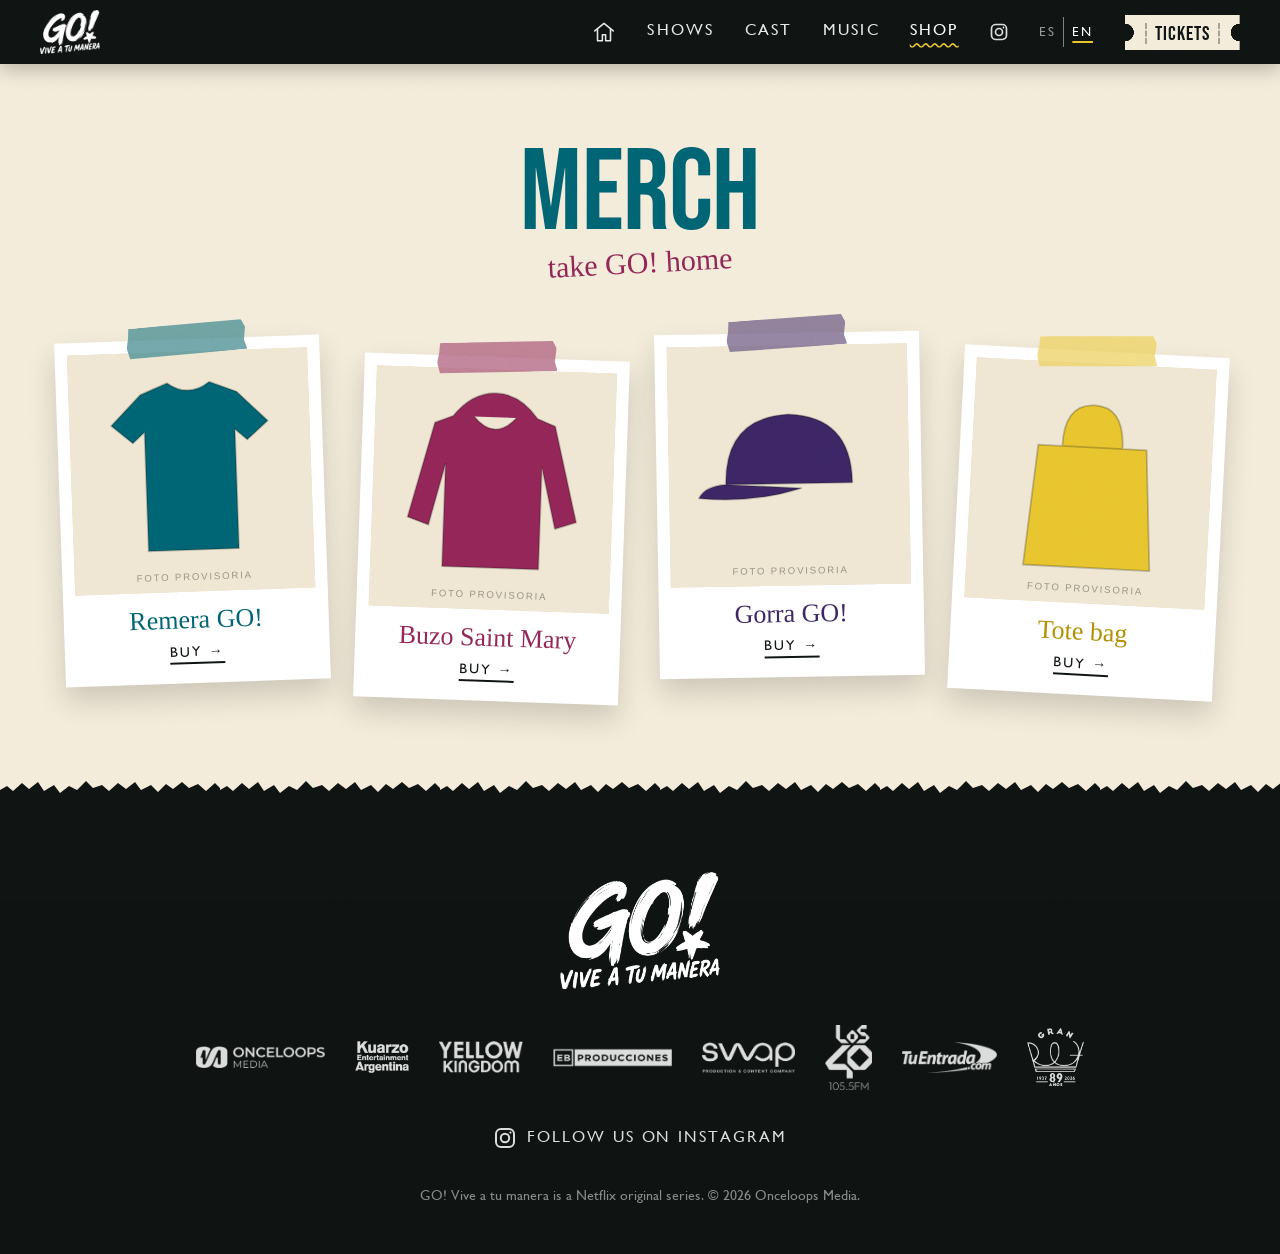
<file: merch.html>
<!DOCTYPE html>
<html lang="es">
<head>
  <meta charset="UTF-8">
  <meta name="viewport" content="width=device-width, initial-scale=1.0">
  <title>Merch · GO! Vive a tu manera</title>
  <meta name="description" content="Mia, Lupe, Juanma y Alvaro vuelven al escenario. GO! Vive a tu manera en vivo, 12 de diciembre en el Teatro Gran Rex. Entradas en TuEntrada.">
  <meta property="og:title" content="GO! Vive a tu manera · ¿Y si volvemos?">
  <meta property="og:description" content="12 de diciembre · Teatro Gran Rex. ¡Entradas disponibles!">
  <meta property="og:image" content="https://goviveatumanera.com/img/key-visual.jpg">
  <meta property="og:url" content="https://goviveatumanera.com/merch.html">
  <meta property="og:type" content="website">
  <meta property="og:locale" content="es_AR">
  <meta name="twitter:card" content="summary_large_image">
  <link rel="canonical" href="https://goviveatumanera.com/merch.html">
  <meta name="robots" content="noindex"> <!-- la tienda todavía no está abierta -->
  <link rel="icon" href="favicon.ico" sizes="any">
  <link rel="icon" type="image/png" sizes="32x32" href="img/favicon-32.png">
  <link rel="icon" type="image/png" sizes="512x512" href="img/favicon-512.png">
  <link rel="apple-touch-icon" href="img/apple-touch-icon.png">
  <meta name="theme-color" content="#006271">

  <link rel="preconnect" href="https://fonts.googleapis.com">
  <link rel="preconnect" href="https://fonts.gstatic.com" crossorigin>
  <link href="https://fonts.googleapis.com/css2?family=Bebas+Neue&family=Permanent+Marker&display=swap" rel="stylesheet">
  <link rel="preload" href="fonts/gillsans.woff" as="font" type="font/woff" crossorigin>
  <link rel="stylesheet" href="style.css?v=100">
</head>
<body class="is-ready page-merch">

  <!-- recursos SVG compartidos: estrella del logo y filtro de tiza -->
  <svg width="0" height="0" style="position:absolute" aria-hidden="true">
    <symbol id="star" viewBox="0 0 100 100">
      <path d="M50 6c4 0 6 22 10 28s30 2 32 6-22 16-24 22 10 30 6 32-22-14-24-14-20 16-24 14 6-26 4-32S6 44 8 40s28 0 32-6S46 6 50 6z"/>
    </symbol>
    <filter id="chalk" x="-5%" y="-5%" width="110%" height="110%">
      <feTurbulence type="fractalNoise" baseFrequency="1.4" numOctaves="2" seed="9" result="noise"/>
      <feColorMatrix in="noise" type="matrix" values="0 0 0 0 1  0 0 0 0 1  0 0 0 0 1  0 0 0 -1.6 1.45" result="dust"/>
      <feComposite in="SourceGraphic" in2="dust" operator="in" result="c"/>
      <feDisplacementMap in="c" in2="noise" scale="2.5"/>
    </filter>
  </svg>

  <!-- NAV -->
  <header class="nav is-solid">
    <a class="nav__logo" href="index.html" aria-label="GO! Vive a tu manera, inicio" data-i18n-aria="aria.home"><img src="img/logo-go.png" alt="GO! Vive a tu manera"></a>
    <nav class="nav__links" id="menu" aria-label="Secciones" data-i18n-aria="aria.sections">
      <a class="nav__home" href="index.html" aria-label="Inicio" data-i18n-aria="nav.home"><svg viewBox="0 0 24 24" aria-hidden="true"><path d="M3.5 11 12 4l8.5 7"/><path d="M6 9.5V20h4.5v-5.5h3V20H18V9.5"/></svg><span data-i18n="nav.home">Inicio</span></a>
      <a href="index.html#funciones" data-i18n="nav.shows">Funciones</a>
      <a href="index.html#elenco" data-i18n="nav.cast">Elenco</a>
      <a href="lanzamientos.html" data-i18n="nav.releases">Música</a>
      <a class="nav__shop" href="merch.html" aria-current="page" data-i18n="nav.merch">Tienda</a>
      <a class="nav__ig-link" data-instagram href="#" aria-label="Instagram de GO!"><svg viewBox="0 0 24 24" aria-hidden="true"><rect x="3" y="3" width="18" height="18" rx="5"/><circle cx="12" cy="12" r="4.2"/><circle cx="17.4" cy="6.6" r="1.1" class="fill"/></svg></a>
      <div class="lang lang--menu" role="group" aria-label="Idioma" data-i18n-aria="aria.lang">
        <button type="button" data-lang="es" lang="es">ES</button>
        <button type="button" data-lang="en" lang="en">EN</button>
      </div>
    </nav>
    <a class="nav__ig" data-instagram href="#" aria-label="Instagram de GO!"><svg viewBox="0 0 24 24" aria-hidden="true"><rect x="3" y="3" width="18" height="18" rx="5"/><circle cx="12" cy="12" r="4.2"/><circle cx="17.4" cy="6.6" r="1.1" class="fill"/></svg></a>
    <div class="lang" role="group" aria-label="Idioma" data-i18n-aria="aria.lang">
      <button type="button" data-lang="es" lang="es">ES</button>
      <button type="button" data-lang="en" lang="en">EN</button>
    </div>
    <a class="ticket-btn ticket-btn--sm" data-tickets href="#"><span data-i18n="nav.tickets">Entradas</span></a>
    <button class="nav__toggle" type="button" aria-expanded="false" aria-controls="menu" aria-label="Menú" data-i18n-aria="aria.menu"><span></span><span></span><span></span></button>
  </header>

  <main id="top">

    <!-- MERCH: cada producto lleva a la página del vendedor.
         Para sumar uno: copiar un <li>, cambiar la foto (img/merch/), el nombre y el link (href). -->
    <section class="merch" id="merch">
      <div class="wrap">
        <header class="merch__head">
          <h2 class="mega" data-i18n="merch.title">Merch</h2>
          <p class="merch__sub hand" data-i18n="merch.sub">llevate GO! a casa</p>
        </header>
        <ul class="products">
          <li><a class="product pin c-mia" style="--r:-2deg; --y:0px" href="#">
            <span class="tape" aria-hidden="true"></span>
            <img src="img/merch/remera.svg" alt="" loading="lazy">
            <b class="product__name">Remera GO!</b>
            <span class="product__go" data-i18n="merch.go">Comprar →</span>
          </a></li>
          <li><a class="product pin c-lupe" style="--r:2deg; --y:18px" href="#">
            <span class="tape" aria-hidden="true"></span>
            <img src="img/merch/buzo.svg" alt="" loading="lazy">
            <b class="product__name">Buzo Saint Mary</b>
            <span class="product__go" data-i18n="merch.go">Comprar →</span>
          </a></li>
          <li><a class="product pin c-alvaro" style="--r:-1deg; --y:-6px" href="#">
            <span class="tape" aria-hidden="true"></span>
            <img src="img/merch/gorra.svg" alt="" loading="lazy">
            <b class="product__name">Gorra GO!</b>
            <span class="product__go" data-i18n="merch.go">Comprar →</span>
          </a></li>
          <li><a class="product pin c-juanma" style="--r:3deg; --y:12px" href="#">
            <span class="tape" aria-hidden="true"></span>
            <img src="img/merch/tote.svg" alt="" loading="lazy">
            <b class="product__name">Tote bag</b>
            <span class="product__go" data-i18n="merch.go">Comprar →</span>
          </a></li>
        </ul>
      </div>
    </section>

  </main>

  <footer class="footer torn">
    <img class="footer__logo" src="img/logo-go.png" alt="GO! Vive a tu manera">
    <!-- cada logo con su alto propio (--h): se ven todos parejos y se acomodan en una o más líneas -->
    <div class="footer__partners">
      <img src="img/logo-onceloops.png" alt="Onceloops Media" style="--h:50" loading="lazy">
      <img class="is-kuarzo" src="img/logo-kuarzo.png" alt="Kuarzo Entertainment Argentina" style="--h:73" loading="lazy">
      <img src="img/logo-yellow.png" alt="Yellow Kingdom" style="--h:73" loading="lazy">
      <img src="img/logo-eb.png" alt="EB Producciones" style="--h:49" loading="lazy">
      <img src="img/logo-swap.png" alt="Swap" style="--h:71" loading="lazy">
      <img src="img/logo-los40.png" alt="Los 40" style="--h:148" loading="lazy">
      <img src="img/logo-tuentrada.png" alt="TuEntrada.com" style="--h:72" loading="lazy">
      <img src="img/logo-granrex.png" alt="Teatro Gran Rex, 89 años" style="--h:132" loading="lazy">
    </div>
    <a class="footer__ig" data-instagram href="#"><svg viewBox="0 0 24 24" aria-hidden="true"><rect x="3" y="3" width="18" height="18" rx="5"/><circle cx="12" cy="12" r="4.2"/><circle cx="17.4" cy="6.6" r="1.1" class="fill"/></svg><span data-i18n="footer.ig">Seguinos en Instagram</span></a>
    <p class="footer__legal" data-i18n="footer.legal">GO! Vive a tu manera es una serie original de Netflix. © 2026 Onceloops Media.</p>
  </footer>

  <script src="pixels.js?v=1"></script>
  <script src="script.js?v=61"></script>
</body>
</html>
</file>
<file: style.css>
/* =========================================================
   GO! Vive a tu manera · ¿Y si volvemos?
   ---------------------------------------------------------
   BREAKPOINTS (fijos, usar siempre estos tres):
     mobile   ≤ 700px        → @media (max-width: 700px)
     tablet   701 – 1199px   → @media (min-width: 701px) and (max-width: 1199px)
     desktop  ≥ 1200px       → estilos base
   Cada componente nuevo debe cubrir los tres tramos.
   Excepción única: la PORTADA cambia según la orientación (al final del archivo).
     vertical   → afiche (logo arriba, caras abajo), como el key visual
     horizontal → como la vía pública: franjas con caras + panel con el logo
   ---------------------------------------------------------
   CONCEPTO: objetos reales del mundo GO!, nada de “tarjetas”.
     afiche (hero, con los días que faltan en la nota a mano)
     → entradas troqueladas (funciones) → pizarrón con polaroids
     y garabatos de tiza (elenco + talentos) → cintas → cartel
     de calle porteño (lugar). Bordes rasgados entre secciones.
   TIPOGRAFÍAS
     Bebas Neue       → titulares, fechas, entradas
     Gill Sans        → subtítulos, nombres, datos
     Permanent Marker → notas escritas a mano / tiza
   ========================================================= */

@font-face {
  font-family: "Gill Sans GO";
  src: local("Gill Sans"), local("GillSans"), url("fonts/gillsans.woff") format("woff");
  font-weight: 400;
  font-style: normal;
  font-display: swap;
}

:root {
  /* un color por personaje */
  --mia: #006271;
  --lupe: #912556;
  --juanma: #E8C42D;
  --alvaro: #3C2563;

  --ink: #0f1412;
  --paper: #f4ecda;
  --board: #1e2b26;
  --red: #d62828;
  --white: #ffffff;

  --display: "Bebas Neue", Impact, sans-serif;
  --sub: "Gill Sans GO", "Gill Sans", "Gill Sans MT", Calibri, sans-serif;
  --hand: "Permanent Marker", "Marker Felt", cursive;

  --gutter: 40px;
  --max: 1240px;
  --ease: cubic-bezier(.2, .8, .2, 1);
  --bounce: cubic-bezier(.3, 1.5, .5, 1);
}

* { box-sizing: border-box; margin: 0; padding: 0; }
html { scroll-behavior: smooth; overflow-x: clip; }
body {
  background: var(--ink);
  color: var(--white);
  font-family: var(--sub);
  font-size: 19px;
  line-height: 1.45;
  -webkit-font-smoothing: antialiased;
  overflow-x: clip;
}
body.is-loading { overflow: hidden; }
img { display: block; max-width: 100%; }
a { color: inherit; }
ul { list-style: none; }
svg use { fill: currentColor; }

/* grano de papel sobre toda la página */
body::after {
  content: ""; position: fixed; inset: 0; z-index: 90; pointer-events: none;
  opacity: .14; mix-blend-mode: overlay;
  background-image: url("data:image/svg+xml,%3Csvg xmlns='http://www.w3.org/2000/svg' width='180' height='180'%3E%3Cfilter id='n'%3E%3CfeTurbulence type='fractalNoise' baseFrequency='.85' numOctaves='3' stitchTiles='stitch'/%3E%3C/filter%3E%3Crect width='100%25' height='100%25' filter='url(%23n)'/%3E%3C/svg%3E");
}

.c-mia    { --c: var(--mia); }
.c-lupe   { --c: var(--lupe); }
.c-juanma { --c: var(--juanma); }
.c-alvaro { --c: var(--alvaro); }

.wrap { position: relative; max-width: var(--max); margin: 0 auto; padding: 0 var(--gutter); }

/* borde rasgado: cada sección “se pega” sobre la anterior */
.torn { position: relative; background: var(--bg); }
.torn::before {
  content: ""; position: absolute; left: 0; right: 0; top: -23px; height: 24px; z-index: 1;
  background: var(--bg); pointer-events: none;
  -webkit-mask: url("data:image/svg+xml,%3Csvg xmlns='http://www.w3.org/2000/svg' viewBox='0 0 220 24' preserveAspectRatio='none'%3E%3Cpath d='M0 24V11l7-4 6 5 9-8 7 6 9-7 6 9 10-6 6 8 9-7 8 4 9-9 7 7 9-3 7 6 9-8 8 6 9-7 6 8 10-5 7 7 8-8 7 5 9-7 7 6 9-4 8 7 9-8 6 6V24Z'/%3E%3C/svg%3E") repeat-x 0 100% / 220px 24px;
          mask: url("data:image/svg+xml,%3Csvg xmlns='http://www.w3.org/2000/svg' viewBox='0 0 220 24' preserveAspectRatio='none'%3E%3Cpath d='M0 24V11l7-4 6 5 9-8 7 6 9-7 6 9 10-6 6 8 9-7 8 4 9-9 7 7 9-3 7 6 9-8 8 6 9-7 6 8 10-5 7 7 8-8 7 5 9-7 7 6 9-4 8 7 9-8 6 6V24Z'/%3E%3C/svg%3E") repeat-x 0 100% / 220px 24px;
}

/* cinta adhesiva */
.tape {
  position: absolute; top: -16px; left: 50%; z-index: 3;
  width: 120px; height: 32px; margin-left: -60px;
  background: rgba(250, 244, 226, .62);
  transform: rotate(-4deg);
  clip-path: polygon(3% 0, 97% 6%, 100% 30%, 98% 70%, 100% 100%, 2% 94%, 0 60%, 2% 30%);
  box-shadow: 0 1px 2px rgba(0,0,0,.12);
}

/* notas a mano */
.hand { font-family: var(--hand); line-height: 1.1; }

/* garabatos que se dibujan */
.doodle { position: absolute; overflow: visible; pointer-events: none; color: var(--white); }
.doodle path { fill: none; stroke: currentColor; stroke-width: 3px; vector-effect: non-scaling-stroke; stroke-linecap: round; stroke-linejoin: round; stroke-dasharray: 1; stroke-dashoffset: 1; transition: stroke-dashoffset 1.3s cubic-bezier(.6, 0, .3, 1); }
.doodle.is-drawn path { stroke-dashoffset: 0; }
.doodle--chalk { color: #ecece4; filter: url(#chalk); }
.doodle--chalk path { stroke-width: 4px; }

/* ---------- botón entrada (con troquel) ---------- */
.ticket-btn {
  position: relative; display: inline-flex; align-items: center; justify-content: center;
  padding: 12px 34px 9px;
  background: var(--paper); color: var(--ink);
  font-family: var(--display); font-size: 26px; letter-spacing: .05em; line-height: 1;
  text-decoration: none; white-space: nowrap;
  -webkit-mask: radial-gradient(circle 9px at 0 50%, #0000 96%, #000) left / 51% 100% no-repeat,
                radial-gradient(circle 9px at 100% 50%, #0000 96%, #000) right / 51% 100% no-repeat;
          mask: radial-gradient(circle 9px at 0 50%, #0000 96%, #000) left / 51% 100% no-repeat,
                radial-gradient(circle 9px at 100% 50%, #0000 96%, #000) right / 51% 100% no-repeat;
  transition: background .2s ease;
}
.ticket-btn span { padding: 2px 14px 0; border-inline: 2px dashed rgba(15, 20, 18, .35); }
.ticket-btn:hover { background: var(--juanma); }
.ticket-btn--lg { font-size: 34px; padding: 16px 40px 12px; }
.ticket-btn--sm { font-size: 20px; padding: 8px 20px 6px; }
.ticket-btn--sm span { padding: 1px 8px 0; }
/* funciones agotadas: el botón queda como cartel rojo de "Sold out" (sigue llevando a TuEntrada) */
.ticket-btn.is-soldout { background: #e3141b; color: #fff; }
.ticket-btn.is-soldout:hover { background: #b80f15; }
.ticket-btn.is-soldout span { border-color: rgba(255,255,255,.45); }

.hand-link { font-family: var(--hand); font-size: 24px; text-decoration: underline wavy; text-decoration-thickness: 2px; text-underline-offset: 6px; transition: color .2s; }
.hand-link:hover { color: var(--juanma); }

/* chispas de estrella */
.burst { position: fixed; z-index: 200; width: 16px; height: 16px; margin: -8px 0 0 -8px; pointer-events: none; color: var(--c, #fff); animation: burst .75s var(--ease) forwards; }
@keyframes burst {
  from { transform: translate(0, 0) scale(.4) rotate(0); opacity: 1; }
  to   { transform: translate(var(--tx), var(--ty)) scale(1) rotate(var(--rot)); opacity: 0; }
}

/* ---------- nav ---------- */
.nav {
  position: fixed; inset: 0 0 auto 0; z-index: 50;
  display: flex; align-items: center; justify-content: space-between; gap: 24px;
  padding: 14px var(--gutter);
  transition: background .3s ease, padding .3s ease;
}
.nav.is-solid { background: var(--ink); padding-block: 10px; box-shadow: 0 6px 18px rgba(0,0,0,.25); } /* opaca: no se ve lo que pasa por detrás */
.nav__logo { flex: none; } /* que los links nunca lo aplasten */
.nav__logo img { height: 44px; width: auto; opacity: 0; transform: translateY(-6px) rotate(-8deg); transition: opacity .3s, transform .4s var(--bounce); }
.nav.is-solid .nav__logo img { opacity: 1; transform: none; }
.nav__links { display: flex; gap: 30px; margin-left: auto; }
.nav__links a { text-decoration: none; font-size: 16px; letter-spacing: .14em; text-transform: uppercase; opacity: .9; }
.nav__links a:hover { opacity: 1; text-decoration: underline wavy var(--juanma); text-underline-offset: 7px; }

/* selector de idioma: chiquito, al lado de Entradas */
.nav__toggle { display: none; }
/* Inicio: en la barra va solo la casita; en el menú mobile, casita + texto */
.nav__links .nav__home { display: inline-flex; align-items: center; }
.nav__home svg { width: 26px; height: 26px; fill: none; stroke: currentColor; stroke-width: 1.4; stroke-linecap: round; stroke-linejoin: round; }
.nav__home span { display: none; }
.nav__links .nav__home:hover { text-decoration: none; color: var(--juanma); }
/* Instagram: ícono chico junto a ES/EN (como en la mayoría de las webs); en mobile va dentro del menú */
.nav__ig { display: grid; place-items: center; width: 32px; height: 32px; margin-right: -8px; opacity: .85; transition: opacity .2s, color .2s; }
.nav__ig:hover { opacity: 1; color: var(--juanma); }
.nav__ig svg, .nav__ig-link svg, .footer__ig svg { width: 20px; height: 20px; fill: none; stroke: currentColor; stroke-width: 2; }
.nav__ig svg .fill, .nav__ig-link svg .fill, .footer__ig svg .fill { fill: currentColor; stroke: none; }
.nav__links .nav__ig-link { display: none; }
.nav__links .lang--menu { display: none; } /* ES/EN dentro del menú: solo en mobile */
.footer__ig { display: inline-flex; align-items: center; gap: 10px; color: var(--white); text-decoration: none; font-size: 16px; letter-spacing: .12em; text-transform: uppercase; opacity: .85; }
.footer__ig:hover { opacity: 1; color: var(--juanma); }
.footer__ig svg { width: 24px; height: 24px; }
.nav__links a[aria-current="page"] { opacity: 1; text-decoration: underline wavy var(--juanma); text-underline-offset: 7px; }
.lang { display: flex; align-items: center; font-size: 13px; letter-spacing: .14em; }
.lang button {
  padding: 6px 8px; border: 0; background: none; color: inherit; font: inherit; letter-spacing: inherit;
  cursor: pointer; opacity: .55; transition: opacity .2s;
}
.lang button + button { border-left: 1px solid rgba(255,255,255,.45); }
.lang button:hover { opacity: .9; }
.lang button[aria-pressed="true"] { opacity: 1; text-decoration: underline 2px var(--juanma); text-underline-offset: 5px; }

/* =========================================================
   HERO · el afiche
   ========================================================= */
.hero { position: relative; min-height: max(100svh, 760px); display: grid; place-items: start center; overflow: hidden; isolation: isolate; }

/* franjas: bajan una por una al entrar a la página */
.hero__stripes { position: absolute; inset: 0; display: flex; z-index: -1; }
.stripe { position: relative; flex: 1 1 0; overflow: hidden; background: var(--c); transform-origin: top; animation: stripe-down .7s var(--ease) both; }
.stripe:nth-child(2) { --n: 1; animation-delay: .08s; }
.stripe:nth-child(3) { --n: 2; animation-delay: .16s; }
.stripe:nth-child(4) { --n: 3; animation-delay: .24s; }
/* caras: la imagen trae cabeza y hombros sobre el mismo color de la franja,
   así que se muestra desde arriba para que entre la cabeza entera */
.stripe img {
  /* la cabeza ocupa del 15% al 80% de la foto: con este ancho máximo
     (proporcional al alto) siempre entra entera, con el pecho abajo para los nombres */
  position: absolute; left: 50%; bottom: 0; translate: -50% 0;
  width: min(100%, 25svh); height: max(58svh, 440px);
  object-fit: cover; object-position: center 100%;
  /* los costados se funden con la franja (es el mismo color del fondo de la foto) */
  -webkit-mask-image: linear-gradient(to right, transparent, #000 14%, #000 86%, transparent);
          mask-image: linear-gradient(to right, transparent, #000 14%, #000 86%, transparent);
  opacity: 0;
}
.is-ready .stripe img { animation: face-rise 1.1s cubic-bezier(.22, .61, .36, 1) both; animation-delay: calc(.45s + var(--n, 0) * .1s); }
@keyframes face-rise { from { opacity: 0; transform: translateY(5%); } to { opacity: 1; transform: none; } }
.stripe__name {
  display: flex; flex-direction: column;
  position: absolute; left: 0; right: 0; bottom: 3.5%;
  text-align: center; font-size: 28px; letter-spacing: .1em; text-transform: uppercase; line-height: 1.1;
  text-shadow: 0 2px 14px rgba(0,0,0,.35);
  opacity: 0;
}
.is-ready .stripe__name { animation: fade-up .8s var(--ease) both; animation-delay: calc(1s + var(--n, 0) * .1s); }
.stripe__name::after { content: ""; display: block; width: 28px; height: 3px; background: currentColor; margin: 10px auto; order: 1; }
.stripe__name span { display: block; font-size: 16px; letter-spacing: .08em; opacity: .9; order: 2; }
@keyframes stripe-down { from { transform: scaleY(0); } }

/* CARGA: la estrella gira mientras carga; cuando está todo, hace “pop” y se arma el logo */
.loader { position: absolute; inset: 0; display: grid; place-items: center; pointer-events: none; }
.loader__star { width: 96px; height: 96px; color: var(--white); filter: drop-shadow(0 6px 18px rgba(0,0,0,.25)); animation: star-in .5s var(--bounce) both .35s, spin 1.1s linear infinite .35s; }
.is-ready .loader__star { animation: star-out .55s cubic-bezier(.5, 0, .3, 1) forwards; }
@keyframes star-in { from { transform: scale(0) rotate(-120deg); } }
@keyframes star-out {
  0%   { transform: scale(1) rotate(0); opacity: 1; }
  40%  { transform: scale(.7) rotate(160deg); opacity: 1; }
  100% { transform: scale(3.2) rotate(320deg); opacity: 0; }
}

/* el contenido espera escondido hasta que termina la carga */
.hero__content {
  position: relative;
  display: flex; flex-direction: column; align-items: center; text-align: center;
  padding: 80px var(--gutter) 0;
  gap: 8px;
  pointer-events: none;
  translate: 0 calc(var(--sy, 0) * 140px);
  opacity: calc(1 - var(--sy, 0) * 1.6);
}
body:not(.is-ready) .hero__content { visibility: hidden; }
body:not(.is-ready) .nav { opacity: 0; }
.nav { transition: background .3s ease, padding .3s ease, opacity .6s ease .9s; }
.hero__content a { pointer-events: auto; }

.hero__logo { filter: drop-shadow(0 8px 28px rgba(0,0,0,.22)); }
.hero__logo img { width: clamp(240px, 20vw, 330px); height: auto; }
.is-ready .hero__logo img { animation: brush-in .9s cubic-bezier(.6, 0, .2, 1) both .2s, logo-pop .5s var(--bounce) .95s; }
@keyframes brush-in {
  from { clip-path: polygon(0 0, 0 0, -25% 100%, -25% 100%); transform: rotate(-5deg) scale(.92); }
  to   { clip-path: polygon(0 -10%, 125% -10%, 100% 110%, -25% 110%); transform: none; }
}
@keyframes logo-pop { 50% { transform: scale(1.05) rotate(-1.5deg); } }

.hero__claim { font-size: clamp(26px, 2.6vw, 40px); letter-spacing: .1em; text-transform: uppercase; text-shadow: 0 2px 16px rgba(0,0,0,.3); }
.hero__claim .ch { display: inline-block; white-space: pre; }
.is-ready .hero__claim .ch { animation: letter .6s var(--bounce) both; animation-delay: calc(var(--base, 1.05s) + var(--i) * .035s); }

/* fecha como etiqueta pegada */
.hero__tag {
  display: inline-flex; align-items: center; gap: 14px;
  margin: 6px 0 14px;
  padding: 7px 18px 5px;
  background: var(--paper); color: var(--ink);
  box-shadow: 0 8px 20px rgba(0,0,0,.25);
  transform: rotate(-3deg);
}
.is-ready .hero__tag { animation: stick .6s var(--bounce) both 1.45s; }
.hero__tag b { font-family: var(--display); font-weight: 400; font-size: 36px; line-height: 1; letter-spacing: .03em; color: var(--lupe); }
.hero__tag span { font-size: 17px; letter-spacing: .14em; text-transform: uppercase; padding-left: 14px; border-left: 2px solid rgba(15,20,18,.25); }

.hero__cta { position: relative; }
.is-ready .hero__cta { animation: fade-up .6s var(--ease) both 1.7s; }
.hero__hand {
  position: absolute; left: calc(100% + 16px); top: -34px;
  font-size: 24px; color: var(--white); white-space: nowrap; text-align: left;
  transform: rotate(7deg);
  text-shadow: 0 2px 10px rgba(0,0,0,.3);
}
.is-ready .hero__hand { animation: fade-up .6s ease both 2.1s; }
.doodle--arrow { position: relative; display: block; width: 92px; margin: 4px 0 0 -40px; }
.hero__content .doodle path { transition: none; }
.is-ready .hero__content .doodle path { animation: draw 1.1s cubic-bezier(.6, 0, .3, 1) forwards 2.3s; }

@keyframes draw { to { stroke-dashoffset: 0; } }
@keyframes fade-up { from { transform: translateY(16px); opacity: 0; } to { transform: none; opacity: 1; } }
@keyframes letter { from { transform: translateY(.8em) rotate(12deg); opacity: 0; } to { transform: none; opacity: 1; } }
@keyframes pop { from { transform: scale(.6); opacity: 0; } to { transform: none; opacity: 1; } }
@keyframes stick { from { transform: rotate(-14deg) scale(1.5); opacity: 0; } to { transform: rotate(-3deg); opacity: 1; } }
@keyframes spin { to { transform: rotate(360deg); } }

/* =========================================================
   FUNCIONES · entradas troqueladas
   ========================================================= */
/* fondo: pocos elementos de la pieza "5to B" (estrella, destello, corona, corazón,
   rayitas) con trazo brush, en amarillo apenas más claro y baja opacidad: que no resalte */
.funciones {
  --bg: var(--juanma); color: var(--ink); padding: 70px 0 120px;
  background-image: url("data:image/svg+xml,%3Csvg xmlns='http://www.w3.org/2000/svg' width='640' height='600' viewBox='0 0 640 600'%3E%3Cfilter id='b' x='-10%25' y='-10%25' width='120%25' height='120%25'%3E%3CfeTurbulence type='fractalNoise' baseFrequency='.9' numOctaves='2' seed='3' result='n'/%3E%3CfeDisplacementMap in='SourceGraphic' in2='n' scale='5' result='d'/%3E%3CfeColorMatrix in='n' type='matrix' values='0 0 0 0 1  0 0 0 0 1  0 0 0 0 1  0 0 0 -1.3 1.25' result='h'/%3E%3CfeComposite in='d' in2='h' operator='in'/%3E%3C/filter%3E%3Cg fill='none' stroke='%23fff4b0' stroke-opacity='.55' stroke-width='3.5' stroke-linecap='round' stroke-linejoin='round' filter='url%28%23b%29'%3E%3Cpath vector-effect='non-scaling-stroke' transform='translate%2880 100%29 rotate%28-12%29 scale%280.62%29' d='M-24 30 L0 -32 L22 30 L-34 -8 L36 -6 L-28 32'/%3E%3Cpath vector-effect='non-scaling-stroke' transform='translate%28400 80%29 rotate%2810%29 scale%280.48%29' d='M0 -6 C-12 -26 -38 -12 -26 8 C-20 18 0 30 0 30 C0 30 20 18 26 8 C38 -12 12 -26 0 -6'/%3E%3Cpath vector-effect='non-scaling-stroke' transform='translate%28250 240%29 rotate%2815%29 scale%280.42%29' d='M0 -30 C4 -10 8 -6 28 0 C8 6 4 10 0 30 C-4 10 -8 6 -28 0 C-8 -6 -4 -10 0 -30 Z'/%3E%3Cpath vector-effect='non-scaling-stroke' transform='translate%28450 360%29 rotate%28-14%29 scale%280.55%29' d='M-30 20 L-36 -18 L-14 2 L0 -26 L14 2 L36 -18 L30 20 Z'/%3E%3Cpath vector-effect='non-scaling-stroke' transform='translate%28100 410%29 rotate%28-8%29 scale%280.5%29' d='M-30 -22 L8 -4 M-36 6 L6 10 M-28 34 L8 20'/%3E%3Cpath vector-effect='non-scaling-stroke' transform='translate%28320 470%29 rotate%2820%29 scale%280.38%29' d='M-24 30 L0 -32 L22 30 L-34 -8 L36 -6 L-28 32'/%3E%3Cpath vector-effect='non-scaling-stroke' transform='translate%28560 200%29 rotate%28-10%29 scale%280.3%29' d='M0 -30 C4 -10 8 -6 28 0 C8 6 4 10 0 30 C-4 10 -8 6 -28 0 C-8 -6 -4 -10 0 -30 Z'/%3E%3C/g%3E%3C/svg%3E");
  background-size: 640px 600px;
}
.mega {
  font-family: var(--display); font-weight: 400;
  font-size: clamp(120px, 17vw, 250px); line-height: .78; letter-spacing: -.005em;
  text-transform: uppercase;
  transform: translateY(18%) skewY(5deg); opacity: 0;
  transition: transform .9s var(--ease), opacity .6s ease;
}
.mega.is-in { transform: none; opacity: 1; }
.funciones .mega { color: var(--lupe); text-align: center; font-size: clamp(80px, 9vw, 140px); } /* fucsia de la marca, mediano: las protagonistas son las entradas */

.tickets { display: flex; flex-wrap: wrap; justify-content: center; gap: 40px 22px; margin-top: 56px; padding-top: 14px; position: relative; }
@media (min-width: 1200px) and (max-width: 1299px) { .ticket { --tk: .9; } .tickets { gap: 40px 16px; } } /* escritorio angosto: siguen entrando las 3 */
.ticket {
  /* en escritorio las 3 entradas van en una fila (todo lo de adentro escala parejo) */
  zoom: var(--tk, .96);
  position: relative; display: flex; width: 370px; min-height: 214px;
  color: var(--ink); text-decoration: none;
  filter: drop-shadow(0 14px 18px rgba(0,0,0,.28));
  /* estado inicial: “tirada” desde arriba */
  opacity: 0; transform: translateY(-70px) rotate(calc(var(--r) - 16deg)) scale(1.08);
  transition: transform .8s var(--bounce), opacity .5s ease;
  transition-delay: var(--d, 0ms);
}
.ticket.is-in { opacity: 1; transform: rotate(var(--r)); }
a.ticket.is-in:hover { transform: rotate(0) translateY(-8px) scale(1.03); transition-delay: 0ms; transition-duration: .35s; }
.ticket__main {
  flex: 1; padding: 24px 22px 18px;
  background:
    linear-gradient(90deg, var(--mia) 0 25%, var(--lupe) 25% 50%, var(--juanma) 50% 75%, var(--alvaro) 75%) top / 100% 8px no-repeat,
    var(--paper);
  -webkit-mask: radial-gradient(circle 12px at 100% 0, #0000 96%, #000) top / 100% 51% no-repeat,
                radial-gradient(circle 12px at 100% 100%, #0000 96%, #000) bottom / 100% 51% no-repeat;
          mask: radial-gradient(circle 12px at 100% 0, #0000 96%, #000) top / 100% 51% no-repeat,
                radial-gradient(circle 12px at 100% 100%, #0000 96%, #000) bottom / 100% 51% no-repeat;
}
.ticket__show span { display: block; font-size: 11px; letter-spacing: .14em; text-transform: uppercase; opacity: .7; }
.ticket__show b { display: block; font-family: var(--display); font-weight: 400; font-size: 22px; line-height: 1; letter-spacing: .04em; margin-top: 3px; }
.ticket__date { display: flex; align-items: center; gap: 10px; margin: 6px 0 2px; font-family: var(--display); }
.ticket__num { font-size: 104px; line-height: .8; color: var(--c); }
.ticket__day, .ticket__month { font-size: 30px; line-height: .9; }
.ticket__day { order: -1; writing-mode: vertical-rl; transform: rotate(180deg); }
.ticket__time { font-family: var(--display); font-size: 36px; line-height: 1; }
.ticket__place { font-size: 14px; opacity: .75; margin-top: 2px; }
.ticket__stub {
  position: relative; width: 96px; flex: none;
  display: flex; flex-direction: column; align-items: center; justify-content: space-between;
  padding: 18px 8px 16px;
  background: var(--c); color: var(--white);
  -webkit-mask: radial-gradient(circle 12px at 0 0, #0000 96%, #000) top / 100% 51% no-repeat,
                radial-gradient(circle 12px at 0 100%, #0000 96%, #000) bottom / 100% 51% no-repeat;
          mask: radial-gradient(circle 12px at 0 0, #0000 96%, #000) top / 100% 51% no-repeat,
                radial-gradient(circle 12px at 0 100%, #0000 96%, #000) bottom / 100% 51% no-repeat;
}
.ticket__stub::before { /* troquel */
  content: ""; position: absolute; left: 0; top: 14px; bottom: 14px; width: 3px;
  background: repeating-linear-gradient(to bottom, var(--paper) 0 6px, transparent 6px 12px);
}
.ticket__stub-label { font-family: var(--display); font-size: 24px; letter-spacing: .06em; writing-mode: vertical-rl; transform: rotate(180deg); }
/* botón "Comprar" del talón: pastilla amarilla en Bebas, bien de botón */
.ticket__buy {
  white-space: nowrap; padding: 6px 8px 3px; border-radius: 4px;
  font-family: var(--display); font-size: 18px; line-height: 1; letter-spacing: .04em; text-transform: uppercase;
  background: var(--juanma); color: var(--ink);
  box-shadow: 0 3px 0 rgba(0,0,0,.3);
  transition: background .2s ease, transform .2s ease, box-shadow .2s ease;
}
a.ticket:hover .ticket__buy { background: var(--white); }
/* en la entrada a la venta, "Comprar" va donde estaba el código de barras y late para invitar a tocarlo */
.ticket--last .barcode { display: none; }
.ticket--last .ticket__buy { transform-origin: center; animation: heartbeat 1.5s ease-in-out infinite; }
@keyframes heartbeat {
  0%, 40%, 100% { transform: scale(1); }
  10%, 30% { transform: scale(1.12); }
  20% { transform: scale(1.02); }
}
.barcode { width: 64px; height: 30px; background: repeating-linear-gradient(90deg, currentColor 0 2px, transparent 2px 4px, currentColor 4px 5px, transparent 5px 8px, currentColor 8px 11px, transparent 11px 13px); opacity: .85; }
.ticket.c-juanma .ticket__stub { color: var(--ink); }
/* nueva función, todavía sin venta: "Próximamente" donde va el código de barras (no es link) */
.ticket__soon {
  white-space: nowrap; padding: 6px 6px 3px; border-radius: 4px;
  font-family: var(--display); font-size: 14px; line-height: 1; letter-spacing: .04em; text-transform: uppercase;
  background: var(--paper); color: var(--ink);
}

.ticket--gone .ticket__main > * { opacity: .55; }

/* "¡Últimas entradas!": cartel rojo pegado arriba de la entrada, como el "Nueva función" de las piezas */
.ticket__flag {
  position: absolute; top: -18px; right: 104px; z-index: 4;
  padding: 7px 16px 4px;
  font-family: var(--display); font-size: 24px; line-height: 1; letter-spacing: .05em; text-transform: uppercase;
  color: #fff; background: #e3141b;
  transform: rotate(4deg);
  box-shadow: 0 6px 14px rgba(0,0,0,.25);
}
.ticket--last .tape { left: 28%; }
.ticket--last.is-in .ticket__flag { animation: pop .5s var(--bounce) both; animation-delay: calc(var(--d, 0ms) + .7s); }
/* franja roja "SOLD OUT", como en las piezas de la campaña (centrada en la parte
   principal de la entrada, sin tapar el talón) */
.stamp {
  position: absolute; left: 38%; top: 50%; z-index: 2;
  padding: 8px 46px 4px; white-space: nowrap;
  font-family: var(--display); font-size: 52px; line-height: 1; letter-spacing: .05em; text-transform: uppercase;
  color: #fff; background: #e3141b;
  clip-path: polygon(22px 0, 100% 0, calc(100% - 22px) 100%, 0 100%); /* puntas en diagonal, como en las piezas */
  transform: translate(-50%, -50%) rotate(-14deg);
  opacity: 0;
}
.ticket--gone.is-in .stamp { animation: slam .5s var(--bounce) forwards; animation-delay: calc(var(--d, 0ms) + .7s); }
@keyframes slam {
  from { transform: translate(-50%, -50%) rotate(-24deg) scale(2); opacity: 0; }
  to   { transform: translate(-50%, -50%) rotate(-14deg) scale(1); opacity: 1; }
}

/* =========================================================
   LANZAMIENTOS (página aparte, lanzamientos.html) · disco que sale de la funda + pre-save.
   El disco también lo usa el popup de pre-save.
   ========================================================= */
.canciones { background: var(--alvaro); color: var(--white); padding: 150px 0 120px; min-height: calc(100svh - 120px); overflow: hidden; }
.canciones__grid { display: grid; grid-template-columns: .95fr 1.05fr; gap: 70px; align-items: center; }

.record { --s: 360px; position: relative; width: calc(var(--s) * 1.35); height: var(--s); }
.record__sleeve {
  position: absolute; left: 0; top: 0; width: var(--s); height: var(--s); z-index: 1;
  display: flex; overflow: hidden;
  border: calc(var(--s) * .025) solid var(--paper);
  box-shadow: 0 24px 50px rgba(0,0,0,.45);
  transform: rotate(-4deg);
}
/* tapa como la gráfica de la campaña: las 4 franjas con las caras abajo y el logo arriba */
.record__sleeve span { flex: 1; background: var(--c) var(--img) center bottom / 100% auto no-repeat; }
.record__sleeve span:nth-child(1) { --c: var(--mia);    --img: url("img/mia.jpg"); }
.record__sleeve span:nth-child(2) { --c: var(--lupe);   --img: url("img/lupe.jpg"); }
.record__sleeve span:nth-child(3) { --c: var(--juanma); --img: url("img/juanma.jpg"); }
.record__sleeve span:nth-child(4) { --c: var(--alvaro); --img: url("img/alvaro.jpg"); }
.record__cover { width: 100%; height: 100%; object-fit: cover; } /* arte de tapa oficial del disco */
.record__logo {
  position: absolute; left: 50%; top: 6%; width: 56%; translate: -50% 0;
  filter: drop-shadow(0 4px 14px rgba(0,0,0,.3));
}
.record__disc {
  position: absolute; top: 4%; left: 4%; width: calc(var(--s) * .92); height: calc(var(--s) * .92);
  display: grid; place-items: center; border-radius: 50%;
  background:
    radial-gradient(circle, transparent 0 30%, rgba(255,255,255,.07) 30.5% 31%, transparent 31.5%),
    repeating-radial-gradient(circle, #141414 0 2px, #1f1f1f 2px 4px);
  box-shadow: 0 16px 40px rgba(0,0,0,.5);
  transition: transform 1.2s var(--ease);
}
.record__disc::before { /* etiqueta del centro */
  content: ""; position: absolute; width: 40%; height: 40%; border-radius: 50%;
  background: var(--lupe);
}
.record__disc::after { /* brillo */
  content: ""; position: absolute; inset: 0; border-radius: 50%;
  background: conic-gradient(from 30deg, transparent 0 10%, rgba(255,255,255,.12) 14%, transparent 20% 60%, rgba(255,255,255,.1) 64%, transparent 70%);
}
.record__disc img { position: relative; z-index: 1; width: 30%; animation: spin 6s linear infinite; }
.record.is-in .record__disc { transform: translateX(34%); }

/* "¡nueva música!": en una línea (en mobile, en dos) y se escribe letra por letra */
.canciones__title {
  font-family: var(--hand); font-weight: 400; font-size: clamp(40px, 4.2vw, 62px); line-height: 1.05;
  color: var(--juanma); transform: rotate(-3deg); white-space: nowrap; min-height: 1.05em;
}
.canciones__title .br-m { display: none; }
.canciones__title[data-type]::after { /* cursor */
  content: ""; display: inline-block; width: .07em; height: .85em; margin-left: .08em; vertical-align: -.04em;
  background: currentColor; animation: blink .8s steps(1) infinite;
}
@keyframes blink { 50% { opacity: 0; } }
.canciones__date { display: flex; align-items: center; gap: 16px; margin: 22px 0 26px; }
.canciones__date b {
  font-family: var(--display); font-weight: 400; font-size: 46px; line-height: 1; letter-spacing: .03em;
  padding: 8px 14px 3px; background: var(--juanma); color: var(--ink); transform: rotate(-3deg);
  flex: none; white-space: nowrap;
}
.canciones__date span { font-size: 18px; letter-spacing: .12em; text-transform: uppercase; }
/* logos de las plataformas (en blanco, todos del mismo alto) */
.platforms__label { margin: 34px 0 14px; font-size: 16px; letter-spacing: .14em; text-transform: uppercase; opacity: .85; }
.platforms { display: flex; flex-wrap: wrap; align-items: center; gap: 22px; }
.platforms svg { display: block; width: 30px; height: 30px; fill: var(--white); opacity: .92; }
.tracks { list-style: none; margin-bottom: 36px; max-width: 460px; }
.tracks li {
  display: flex; align-items: center; gap: 18px;
  padding: 10px 0 8px; border-bottom: 2px dashed rgba(255,255,255,.25);
}
/* cada canción lleva una nota musical en lugar de número */
.tracks__icon { flex: none; width: 24px; height: 24px; fill: none; stroke: var(--juanma); stroke-width: 2; stroke-linejoin: round; align-self: center; }
.tracks__icon circle { fill: var(--juanma); }
.tracks__name { font-size: 20px; letter-spacing: .1em; text-transform: uppercase; }

/* =========================================================
   PIZARRÓN · elenco + talentos
   ========================================================= */
.board {
  --bg: var(--board);
  padding: 90px 0 60px;
  background:
    radial-gradient(ellipse 60% 40% at 18% 22%, rgba(255,255,255,.06), transparent 70%),
    radial-gradient(ellipse 50% 35% at 82% 64%, rgba(255,255,255,.045), transparent 70%),
    radial-gradient(ellipse 40% 30% at 40% 90%, rgba(255,255,255,.04), transparent 70%),
    var(--board);
}
.board__head { position: relative; display: inline-block; margin-bottom: 40px; }
.chalk-title {
  font-family: var(--hand); font-weight: 400; color: #efefe8;
  font-size: clamp(56px, 7vw, 100px); line-height: 1;
  filter: url(#chalk);
  transform: rotate(-2deg);
  clip-path: inset(-20% 100% -20% 0);
  transition: clip-path 1.4s steps(18);
}
.chalk-title.is-in { clip-path: inset(-20% -5% -20% 0); }
.chalk-title--sm { font-size: clamp(40px, 4.6vw, 64px); text-align: center; }
.doodle--underline { left: 0; bottom: -26px; width: 100%; height: 30px; }

.polaroids { display: grid; grid-template-columns: repeat(4, 1fr); gap: 34px; padding: 20px 10px 0; }
.polaroid {
  position: relative; background: #fbf7ee; padding: 12px 12px 0;
  box-shadow: 0 16px 30px rgba(0,0,0,.45);
}
.polaroid__photo { display: block; overflow: hidden; }
.polaroid img { width: 100%; aspect-ratio: 4 / 5; object-fit: cover; object-position: center top; }
.polaroid figcaption { padding: 10px 4px 16px; text-align: center; color: var(--ink); }
.polaroid b { display: block; font-family: var(--hand); font-weight: 400; font-size: 34px; line-height: 1.1; color: var(--c); }
.c-juanma.polaroid b { color: #b08d00; }
.polaroid span { font-size: 15px; letter-spacing: .12em; text-transform: uppercase; }
.polaroid .tape { background: color-mix(in srgb, var(--c) 55%, rgba(250,244,226,.5)); }

/* ficha del personaje: al pasar el mouse (o tocar en mobile) se despliega
   hacia abajo como una solapa de la polaroid, sin mover el resto de la página */
.polaroid .polaroid__bio {
  position: absolute; left: 0; right: 0; top: calc(100% - 2px); z-index: 1;
  display: block; padding: 12px 18px 18px;
  background: #fbf7ee; border-top: 1px dashed rgba(15, 20, 18, .18);
  box-shadow: 0 18px 26px rgba(0,0,0,.35);
  font-size: 15px; line-height: 1.4; letter-spacing: 0; text-transform: none; text-align: center;
  text-wrap: balance; /* reparte las líneas parejas: nunca queda una palabra sola al final */
  clip-path: inset(0 0 100% 0);
  transition: clip-path .45s var(--ease);
  pointer-events: none;
}
.polaroid.is-open, .polaroid:hover { z-index: 6; }
.polaroid.is-open .polaroid__bio { clip-path: inset(0 -40px -60px -40px); }
@media (hover: hover) { .polaroid:hover .polaroid__bio { clip-path: inset(0 -40px -60px -40px); } }
@media (hover: none) { .polaroid { cursor: pointer; } }

/* aparición: se “pegan” sobre el pizarrón */
.pin {
  opacity: 0; transform: translateY(var(--y)) rotate(calc(var(--r) * -3)) scale(1.25);
  transition: transform .7s var(--bounce), opacity .4s ease;
  transition-delay: var(--d, 0ms);
}
.pin.is-in { opacity: 1; transform: translateY(var(--y)) rotate(var(--r)); }

.board__d1 { width: 60px; right: 6%; top: -20px; }
.board__d2 { width: 44px; left: 2%; top: 46%; }
.board__d3 { width: 90px; right: 10%; top: 54%; }

/* ola de talentos: las caras viajan por una línea ondulada de tiza.
   script.js calcula la posición de cada cara y dibuja la línea. */
.todos { margin-top: 130px; display: flex; flex-direction: column; align-items: center; }
.wave {
  --face: 112px;
  position: relative; width: 100vw; height: 330px; margin: 40px 0 10px;
  overflow: hidden;
}
.wave__line { position: absolute; inset: 0; width: 100%; height: 100%; overflow: visible; filter: url(#chalk); pointer-events: none; }
.wave__line path { fill: none; stroke: rgba(236,236,228,.5); stroke-width: 2.5; stroke-dasharray: 7 10; stroke-linecap: round; }
.wave__faces li {
  position: absolute; left: 0; top: 50%;
  width: var(--face); height: var(--face); margin-top: calc(var(--face) / -2);
  will-change: transform;
  cursor: pointer;
}
.wave__faces li::before { /* aro de tiza que late */
  content: ""; position: absolute; inset: -10px; border-radius: 50%;
  border: 3px dashed var(--c); filter: url(#chalk);
  animation: ring 2.6s ease-in-out infinite;
}
.wave__faces li:nth-child(2n)::before { animation-delay: -1.3s; }
.wave__faces li.c-alvaro::before { border-color: #8f74c4; }
.wave__faces li.c-mia::before { border-color: #2aa7b8; }
.wave__faces img {
  position: relative;
  width: 100%; height: 100%; border-radius: 50%; object-fit: cover;
  border: 5px solid #fbf7ee; box-shadow: 0 10px 24px rgba(0,0,0,.5);
  transition: border-color .3s ease;
}
.wave__faces li:hover img, .wave__faces li.is-active img { border-color: var(--juanma); }
/* nombre del personaje: aparece chiquito debajo de la cara al pasar el mouse (o tocar) */
.wave__name {
  position: absolute; left: 50%; top: 100%; margin-top: 16px;
  font-family: var(--sub); font-size: 15px; letter-spacing: .16em; text-transform: uppercase;
  color: var(--white); white-space: nowrap;
  opacity: 0; translate: -50% -6px;
  transition: opacity .25s ease, translate .25s ease;
  pointer-events: none;
}
.wave__faces li:hover .wave__name, .wave__faces li.is-active .wave__name { opacity: 1; translate: -50% 0; }
@keyframes ring { 0%, 100% { transform: scale(1) rotate(0); opacity: .9; } 50% { transform: scale(1.1) rotate(20deg); opacity: .4; } }


/* =========================================================
   CINTAS CRUZADAS (sobre la unión pizarrón / magenta)
   ========================================================= */
.bands { position: relative; z-index: 2; padding: 30px 0; background: linear-gradient(var(--board) 50%, var(--lupe) 50%); }
.band { padding: 12px 0 10px; margin-inline: -40px; }
.band::after { content: ""; position: absolute; inset: 0; background: repeating-linear-gradient(90deg, rgba(0,0,0,.05) 0 2px, transparent 2px 7px); pointer-events: none; }
.band { position: relative; }
.band--a { background: var(--juanma); color: var(--ink); transform: rotate(-3deg); z-index: 2; box-shadow: 0 8px 18px rgba(0,0,0,.3); }
.band--b { background: var(--ink); color: var(--juanma); transform: rotate(2.5deg); margin-top: -30px; }
.band__track { display: flex; align-items: center; gap: 30px; width: max-content; animation: marquee 26s linear infinite; }
.band--b .band__track { animation-direction: reverse; animation-duration: 32s; }
.band__track span { font-family: var(--display); font-size: 44px; line-height: 1; white-space: nowrap; }
.band__track svg { width: 28px; height: 28px; flex: none; }
.bands:hover .band__track { animation-play-state: paused; }
@keyframes marquee { to { transform: translateX(-50%); } }

/* =========================================================
   LUGAR · cartel de calle + afiche pegado
   ========================================================= */
.lugar { background: var(--lupe); padding: 90px 0 130px; }
.lugar__grid { display: grid; grid-template-columns: 1.1fr .9fr; gap: 60px; align-items: center; }
/* página aparte "Cómo llegar" (como-llegar.html) */
.llegar { padding-top: 140px; }
.llegar__head { max-width: 760px; margin-bottom: 40px; }
.llegar__lead { font-family: var(--hand); font-size: clamp(26px, 2.6vw, 38px); color: var(--juanma); transform: rotate(-2deg); margin-top: 6px; }
.llegar__intro { font-size: 20px; line-height: 1.5; margin-top: 18px; opacity: .92; }
.llegar__grid { display: grid; grid-template-columns: 1fr 1.15fr; gap: 28px; align-items: stretch; }
.llegar__col { display: flex; flex-direction: column; gap: 22px; }
.street-sign {
  display: inline-flex; align-items: center;
  padding: 10px 20px 8px; margin-bottom: 26px;
  background: #121212; color: #fff; border-radius: 5px;
  box-shadow: inset 0 0 0 4px #121212, inset 0 0 0 6px #fff, 0 10px 20px rgba(0,0,0,.3);
  font-size: 30px; letter-spacing: .04em; text-transform: uppercase; line-height: 1;
  transform: rotate(-2deg); transform-origin: 20% -40px;
}
.street-sign:hover { animation: swing 1.4s ease-in-out; }
.street-sign__num { font-size: 18px; margin-left: 16px; padding-left: 14px; border-left: 2px solid #fff; }
@keyframes swing { 0%, 100% { transform: rotate(-2deg); } 25% { transform: rotate(4deg); } 50% { transform: rotate(-5deg); } 75% { transform: rotate(1deg); } }
.mega--light { color: var(--white); font-size: clamp(90px, 10.5vw, 170px); }
/* dirección: chip con pin, lleva a Google Maps */
.addr-chip {
  align-self: flex-start; display: inline-flex; align-items: center; gap: 10px;
  padding: 12px 20px 11px 16px; border-radius: 10px;
  background: var(--juanma); color: var(--ink); text-decoration: none;
  font-size: 20px; font-weight: 600; box-shadow: 0 8px 18px rgba(0,0,0,.2);
  transition: transform .2s ease;
}
.addr-chip:hover { transform: translateY(-2px); }
.addr-chip svg { width: 22px; height: 22px; fill: none; stroke: currentColor; stroke-width: 2.2; }
/* tarjetas */
.card { border-radius: 16px; padding: 26px 28px; background: rgba(15, 20, 18, .28); }
.card__title { font-family: var(--display); font-weight: 400; font-size: 34px; line-height: 1; letter-spacing: .03em; color: var(--juanma); margin-bottom: 18px; }
.transport { display: grid; gap: 16px; }
.transport li { display: flex; align-items: flex-start; gap: 14px; }
.transport b { display: block; font-size: 18px; letter-spacing: .04em; }
.transport span:not(.subte-badge) { display: block; font-size: 16px; opacity: .8; line-height: 1.4; }
.subte-badge {
  flex: none; display: grid; place-items: center; width: 34px; height: 34px; border-radius: 50%;
  background: var(--line); color: #fff; font-family: var(--display); font-size: 22px; line-height: 1; padding-top: 2px;
}
.subte-badge--bus { background: var(--white); color: var(--lupe); padding: 0; }
.subte-badge--bus svg { width: 20px; height: 20px; fill: none; stroke: currentColor; stroke-width: 2; stroke-linecap: round; }
.map-card { border-radius: 16px; overflow: hidden; min-height: 380px; background: rgba(15,20,18,.28); box-shadow: 0 18px 36px rgba(0,0,0,.25); }
.map-card iframe { display: block; width: 100%; height: 100%; min-height: 380px; border: 0; }
.card--car { display: flex; align-items: center; gap: 26px; margin-top: 28px; background: var(--alvaro); }
.card--car .card__title { margin-bottom: 6px; }
.card--car p { font-size: 18px; opacity: .9; }
.card--car__icon { flex: none; width: 72px; fill: none; stroke: var(--juanma); stroke-width: 2.4; stroke-linejoin: round; }
.card__btn {
  margin-left: auto; flex: none; padding: 11px 26px 10px; border: 2px solid var(--white); border-radius: 999px;
  color: var(--white); text-decoration: none; font-size: 16px; letter-spacing: .12em; text-transform: uppercase;
  transition: background .2s ease, color .2s ease;
}
.card__btn:hover { background: var(--white); color: var(--alvaro); }
.llegar__actions { display: flex; flex-wrap: wrap; align-items: center; gap: 26px; margin-top: 44px; }
/* sección Teatro Gran Rex de la landing */
.lugar__addr { display: flex; flex-wrap: nowrap; white-space: nowrap; align-items: baseline; gap: 6px 22px; font-size: 22px; margin: 18px 0 30px; }
.lugar__addr > span { opacity: .9; }
.lugar__actions { display: flex; flex-wrap: wrap; align-items: center; gap: 26px; margin-bottom: 44px; }
.lugar__logos { width: 180px; opacity: .85; } /* chiquitos, debajo de "cómo llegar" */
.poster { position: relative; }
.poster img { box-shadow: 0 30px 60px rgba(0,0,0,.4); }
.poster .tape--tl { top: -10px; left: -24px; margin: 0; transform: rotate(-38deg); }
.poster .tape--br { top: auto; bottom: -10px; left: auto; right: -24px; margin: 0; transform: rotate(-38deg); }

/* =========================================================
   MERCH · galería de productos (cada uno lleva a la tienda)
   ========================================================= */
/* página aparte (merch.html): la nav ya viene sólida, así que se deja lugar arriba */
.merch { --bg: var(--paper); background: var(--paper); color: var(--ink); padding: 150px 0 120px; min-height: calc(100svh - 120px); }
.merch__head { text-align: center; margin-bottom: 60px; }
.merch .mega { color: var(--mia); font-size: clamp(80px, 9vw, 140px); }
.merch__sub { font-size: 30px; color: var(--lupe); transform: rotate(-3deg); margin-top: 6px; }
.products { display: grid; grid-template-columns: repeat(4, 1fr); gap: 40px 34px; }
.product {
  position: relative; display: block; padding: 12px 12px 18px;
  background: #fff; color: var(--ink); text-decoration: none; text-align: center;
  box-shadow: 0 14px 28px rgba(15,20,18,.18);
}
.product img { width: 100%; aspect-ratio: 1; object-fit: cover; }
.product__name { display: block; margin-top: 14px; font-family: var(--hand); font-weight: 400; font-size: 26px; line-height: 1.1; color: var(--c); }
.c-juanma .product__name { color: #b08d00; }
.product__go { display: inline-block; margin-top: 8px; font-size: 14px; letter-spacing: .14em; text-transform: uppercase; border-bottom: 2px solid currentColor; }
.product .tape { background: color-mix(in srgb, var(--c) 55%, rgba(250,244,226,.5)); }
.product.pin.is-in:hover { transform: translateY(calc(var(--y) - 8px)) rotate(0deg); transition-delay: 0ms; transition-duration: .35s; }

/* =========================================================
   POPUP rotativo (entradas / canciones / merch)
   ========================================================= */
.popup {
  margin: auto; padding: 0; border: 0; background: none; color: var(--ink);
  width: min(400px, calc(100% - 32px)); max-height: none; overflow: visible;
}
.popup::backdrop { background: rgba(15, 20, 18, .72); backdrop-filter: blur(4px); -webkit-backdrop-filter: blur(4px); }
.popup[open] { animation: popup-in .55s var(--bounce); }
@keyframes popup-in { from { transform: translateY(40px) rotate(-8deg) scale(.85); opacity: 0; } }
.popup__card {
  position: relative; display: flex; flex-direction: column; align-items: center; text-align: center;
  padding: 34px 28px 30px;
  background:
    linear-gradient(var(--c), var(--c)) top / 100% 10px no-repeat,
    var(--paper);
  box-shadow: 0 30px 60px rgba(0,0,0,.45);
  transform: rotate(-1.5deg);
}
.popup__card[hidden] { display: none; }
.popup__card .ticket__flag { top: -20px; left: -14px; right: auto; transform: rotate(-4deg); animation: none; }
.popup__img { width: 100%; aspect-ratio: 1080 / 1215; object-fit: cover; object-position: center top; margin-bottom: 18px; } /* el afiche entero con los nombres (sin la franja de logos) */
.popup__kicker { font-size: 14px; letter-spacing: .16em; text-transform: uppercase; opacity: .7; }
.popup__title { font-family: var(--display); font-weight: 400; font-size: 48px; line-height: .95; color: var(--c); margin: 6px 0 10px; }
/* botón de pre-save: pastilla verde tipo Spotify con el + de "agregar" */
.presave-btn {
  display: inline-flex; align-items: center; gap: 12px;
  padding: 13px 22px 13px 30px; border-radius: 999px;
  background: #1db954; color: #000; text-decoration: none; white-space: nowrap;
  font-family: var(--sub); font-weight: 700; font-size: 17px; line-height: 1; letter-spacing: .14em; text-transform: uppercase;
  box-shadow: 0 8px 20px rgba(0,0,0,.25);
  transition: background .2s ease, transform .2s ease;
}
.presave-btn:hover { background: #1ed760; transform: scale(1.04); }
.presave-btn__plus { width: 24px; height: 24px; flex: none; fill: none; stroke: currentColor; stroke-width: 2; stroke-linecap: round; }
.is-released .presave-btn__plus { display: none; }
.is-released .presave-btn { padding-right: 30px; }
.presave-btn--lg { font-size: 20px; padding: 17px 28px 17px 38px; gap: 14px; }
.presave-btn--lg .presave-btn__plus { width: 28px; height: 28px; }
.nw { white-space: nowrap; }
.popup__title--hand { font-family: var(--hand); font-size: 46px; line-height: 1.05; transform: rotate(-3deg); margin: 2px 0 14px; }
.popup__text { font-size: 17px; line-height: 1.4; margin-bottom: 22px; text-wrap: balance; }
.popup .ticket-btn { background: var(--c); color: var(--white); }
.popup .ticket-btn span { border-color: rgba(255,255,255,.4); }
.popup .ticket-btn:hover { background: var(--ink); }
.popup__close {
  position: absolute; top: -16px; right: -16px; z-index: 5;
  width: 44px; height: 44px; border: 0; border-radius: 50%;
  background: var(--ink); color: var(--white); font-size: 28px; line-height: 1; cursor: pointer;
  box-shadow: 0 6px 14px rgba(0,0,0,.35);
  transition: transform .3s var(--bounce);
}
.popup__close:hover { transform: rotate(90deg); }
.record--mini { --s: 150px; margin: 4px 0 20px; translate: 3% 0; } /* tapa + disco centrados en la tarjeta */
.record--mini .record__disc { transform: translateX(34%); }
.popup__merch { display: flex; gap: 10px; margin-bottom: 18px; }
.popup__merch img { width: 100px; aspect-ratio: 1; object-fit: cover; box-shadow: 0 6px 14px rgba(0,0,0,.15); }
.popup__merch img:nth-child(1) { transform: rotate(-4deg); }
.popup__merch img:nth-child(3) { transform: rotate(4deg); }

/* =========================================================
   FOOTER
   ========================================================= */
.footer { --bg: var(--ink); padding: 70px var(--gutter) 48px; display: flex; flex-direction: column; align-items: center; gap: 36px; text-align: center; }
.footer__logo { width: 160px; transition: transform .5s var(--bounce); }
.footer__logo:hover { transform: rotate(-6deg) scale(1.08); }
/* productoras + venta oficial + sala, todos en una línea (si no entran, siguen en la de abajo).
   --h es el alto de cada logo en su archivo; --k lo escala parejo para todos */
.footer__partners { --k: .44; display: flex; flex-wrap: wrap; align-items: center; justify-content: center; gap: 24px 30px; width: min(1240px, 100%); opacity: .85; }
.footer__partners img { height: calc(var(--h) * var(--k) * 1px); width: auto; max-width: 100%; object-fit: contain; }
.footer__legal { font-size: 14px; color: rgba(255,255,255,.5); }

.sticky-cta { display: none; }

@media (prefers-reduced-motion: reduce) {
  *, *::before, *::after { animation: none !important; transition: none !important; }
  .loader { display: none; }
  .stripe img, .stripe__name { opacity: 1 !important; }
  .hero__content { visibility: visible !important; }
  .nav { opacity: 1 !important; }
  .ticket, .pin, .mega { opacity: 1; transform: rotate(var(--r, 0deg)); }
  .pin { transform: translateY(var(--y, 0)) rotate(var(--r, 0deg)); }
  .stamp { opacity: 1; }
  .chalk-title { clip-path: none; }
  .doodle path { stroke-dashoffset: 0; }
}

/* =========================================================
   TABLET · 701 – 1199px
   ========================================================= */
@media (min-width: 701px) and (max-width: 1199px) {
  :root { --gutter: 32px; }
  .nav { gap: 12px; padding-inline: 20px; }
  .nav .ticket-btn--sm { font-size: 18px; padding: 7px 14px 5px; }
  .nav__links { gap: 13px; }
  .nav__links a { font-size: 13px; letter-spacing: .08em; }
  .lang { font-size: 12px; }
  .hero__logo img { width: clamp(240px, 32vw, 320px); }
  .stripe__name { font-size: 22px; bottom: 8%; }
  .stripe__name span { font-size: 13px; }
  .hero__hand { font-size: 20px; left: calc(100% + 10px); }

  .tickets { margin-top: 48px; gap: 30px 36px; }
  .ticket { --tk: 1; }

  .polaroids { grid-template-columns: repeat(2, 1fr); max-width: 620px; margin: 0 auto; gap: 40px 34px; }
  .wave { --face: 96px; height: 290px; }
  
  .lugar__grid { grid-template-columns: 1fr 1fr; gap: 40px; }
  .llegar__grid { grid-template-columns: 1fr; }
  .street-sign { font-size: 24px; }

  .canciones__grid { grid-template-columns: 1fr; justify-items: center; gap: 50px; }
  .canciones .record { --s: 300px; }
  .canciones__info { width: 100%; max-width: 560px; }

  .products { grid-template-columns: repeat(2, 1fr); max-width: 620px; margin: 0 auto; }
}

/* =========================================================
   MOBILE · ≤ 700px
   ========================================================= */
@media (max-width: 700px) {
  :root { --gutter: 16px; }
  body { font-size: 17px; padding-bottom: 84px; }

  .nav { padding: 10px var(--gutter); }
  /* menú hamburguesa: el botón de 3 rayas abre un panel debajo de la barra */
  .lang { display: none; } /* en la barra de mobile no va ES/EN: está dentro del menú */
  .nav__links .lang--menu { display: flex; gap: 0; padding: 18px 0 4px; font-size: 16px; letter-spacing: .14em; }
  .nav__links .lang--menu button { padding: 6px 14px; }
  .nav__links .lang--menu button:first-child { padding-left: 0; }
  .nav > .ticket-btn { margin-left: auto; }
  .nav__toggle {
    display: grid; place-content: center; gap: 5px; flex: none;
    width: 40px; height: 40px; margin-left: -4px; padding: 0;
    border: 0; background: none; color: var(--white); cursor: pointer;
  }
  .nav__toggle span { display: block; width: 24px; height: 2.5px; border-radius: 2px; background: currentColor; transition: transform .3s var(--ease), opacity .2s ease; }
  .nav.is-open .nav__toggle span:nth-child(1) { transform: translateY(7.5px) rotate(45deg); }
  .nav.is-open .nav__toggle span:nth-child(2) { opacity: 0; }
  .nav.is-open .nav__toggle span:nth-child(3) { transform: translateY(-7.5px) rotate(-45deg); }
  .nav.is-open { background: var(--ink); }
  .nav.is-open .nav__logo img { opacity: 1; transform: none; }
  .nav__links {
    position: absolute; top: 100%; left: 0; right: 0;
    display: flex; flex-direction: column; gap: 0; margin: 0;
    padding: 6px var(--gutter) 22px;
    background: var(--ink);
    box-shadow: 0 18px 30px rgba(0,0,0,.35);
    clip-path: inset(0 0 100% 0); visibility: hidden;
    transition: clip-path .35s var(--ease), visibility 0s .35s;
  }
  .nav.is-open .nav__links { clip-path: inset(0 0 -40px 0); visibility: visible; transition: clip-path .35s var(--ease); }
  .nav__links a {
    padding: 14px 0 10px; border-bottom: 1px dashed rgba(255,255,255,.2);
    font-family: var(--display); font-size: 34px; line-height: 1; letter-spacing: .04em; opacity: 1;
  }
  .nav__links a:last-child { border-bottom: 0; }
  .nav__ig { display: none; }
  .nav__links .nav__ig-link { display: flex; align-items: center; gap: 12px; }
  .nav__home svg { display: none; } /* en el menú mobile sigue diciendo "Inicio", como el resto */
  .nav__home span { display: inline; }
  .nav__links .nav__ig-link svg { width: 32px; height: 32px; } /* solo el ícono, sin texto */
  .nav__links a[aria-current="page"] { color: var(--juanma); text-decoration: none; }
  .lang { font-size: 12px; letter-spacing: .1em; }
  .lang button { padding: 6px; }
  .nav__logo img { height: 36px; }
  .nav { gap: 14px; }
  .nav .ticket-btn--sm { font-size: 17px; padding: 7px 14px 5px; }

  .loader__star { width: 72px; height: 72px; }

  /* las caras ocupan una franja fija abajo (--faces) y el contenido se corta antes:
     así el logo y los carteles nunca tapan las cabezas, sea cual sea el alto */
  /* abajo de las caras queda una banda (--names) para los nombres, así no tapan las caras.
     La portada ocupa toda la pantalla: lo amarillo aparece recién al bajar */
  .hero { --faces: 62vw; --names: 78px; min-height: calc(100svh + 24px); /* el borde rasgado amarillo queda justo debajo del pliegue */ padding-bottom: calc(var(--faces) * .85 + var(--names) + 14px); place-items: center; }
  .hero__content { width: 100%; padding: 76px var(--gutter) 0; gap: 8px; }
  .hero__logo img { width: min(54vw, 230px); }
  .stripe img {
    left: 0; translate: none; bottom: var(--names); width: 100%; height: var(--faces); object-position: center top;
    /* el pecho se funde con el color de la franja */
    -webkit-mask-image: linear-gradient(to bottom, #000 80%, transparent);
            mask-image: linear-gradient(to bottom, #000 80%, transparent);
  }
  .stripe__name { font-size: 15px; letter-spacing: .06em; bottom: 44px; } /* 24px de borde rasgado + aire */
  .stripe__name::after { width: 16px; height: 2px; margin: 6px auto; }
  .stripe__name span { font-size: 10px; letter-spacing: .03em; }
  .hero__claim { font-size: clamp(17px, 6vw, 22px); }
  .hero__tag { gap: 9px; padding: 6px 11px 4px; margin: 4px 0 10px; white-space: nowrap; max-width: calc(100vw - 24px); }
  .hero__tag b { font-size: clamp(19px, 6.4vw, 26px); }
  .hero__tag span { font-size: clamp(9.5px, 3vw, 12px); padding-left: 9px; letter-spacing: .06em; }
  .ticket-btn--lg { font-size: clamp(22px, 7vw, 28px); padding: 13px 26px 10px; }
  .hero__hand { position: static; margin-top: 8px; text-align: center; transform: rotate(-3deg); font-size: 18px; }
  .doodle--arrow { display: none; }
  

  .funciones { padding: 56px 0 90px; }
  .mega { font-size: clamp(70px, 21vw, 120px); }
  .tickets { margin-top: 40px; gap: 34px; }
  .ticket { --tk: 1; }
  .ticket { width: 100%; max-width: 380px; min-height: 196px; }
  .ticket__main { padding: 22px 16px 14px; }
  .ticket__num { font-size: 88px; }
  .ticket__time { font-size: 30px; }
  .ticket__place { font-size: 13px; }
  .ticket__stub { width: 82px; }
  .ticket__buy { font-size: 16px; padding: 5px 7px 2px; letter-spacing: .03em; }
  .stamp { font-size: 42px; padding: 6px 34px 3px; clip-path: polygon(16px 0, 100% 0, calc(100% - 16px) 100%, 0 100%); }
  .ticket__flag { font-size: 19px; right: 90px; top: -16px; padding: 6px 12px 3px; }
  .ticket--last.is-in .ticket__flag, .ticket__flag { animation: none; }

  .board { padding: 64px 0 40px; }
  .board__head { margin-bottom: 30px; }
  .polaroids { grid-template-columns: 1fr 1fr; gap: 26px 16px; padding: 10px 4px 0; }
  .polaroid { padding: 8px 8px 0; }
  .polaroid b { font-size: 24px; }
  .polaroid span { font-size: 11px; letter-spacing: .06em; }
  .polaroid .polaroid__bio { font-size: 12.5px; padding: 10px 10px 14px; letter-spacing: 0; }
  .polaroid .tape { width: 80px; margin-left: -40px; height: 24px; top: -12px; }
  .pin { --y: 0px !important; }
  .board__d2, .board__d3 { display: none; }
  .board__d1 { width: 40px; right: 16px; top: 0; }

  .todos { margin-top: 80px; }
  .wave { --face: 98px; height: 290px; margin: 20px 0 6px; }
  .wave__name { font-size: 12px; letter-spacing: .1em; margin-top: 12px; }
  .wave__faces li::before { inset: -8px; border-width: 2.5px; }
  .wave__faces img { border-width: 4px; }
    
  .bands { padding: 22px 0; }
  .band__track span { font-size: 30px; }
  .band__track svg { width: 20px; height: 20px; }
  .band--b { margin-top: -22px; }

  .lugar { padding: 64px 0 90px; }
  .lugar__grid { grid-template-columns: 1fr; gap: 50px; }
  .llegar { padding-top: 100px; }
  .llegar__grid { grid-template-columns: 1fr; gap: 22px; }
  .street-sign { font-size: 20px; padding: 8px 14px 6px; }
  .street-sign__num { font-size: 14px; }
  .mega--light { font-size: clamp(64px, 19vw, 100px); }
  .llegar__intro { font-size: 17px; }
  .lugar__addr { flex-wrap: nowrap; white-space: nowrap; font-size: clamp(13px, 4vw, 16px); gap: 12px; }
  .lugar__addr .hand-link { font-size: clamp(15px, 4.6vw, 18px); text-underline-offset: 5px; } /* siempre al lado de la dirección */
  .lugar__logos { width: 150px; }
  .poster { margin: 0 10px; }
  .addr-chip { font-size: 17px; }
  .card { padding: 22px 18px; }
  .card__title { font-size: 28px; }
  .map-card, .map-card iframe { min-height: 280px; }
  .card--car { flex-wrap: wrap; gap: 14px 18px; }
  .card--car__icon { width: 56px; }
  .card__btn { margin-left: 0; }
  .llegar__actions .ticket-btn { width: 100%; }

  .canciones { padding: 100px 0 80px; }
  .canciones__grid { grid-template-columns: 1fr; gap: 40px; }
  .canciones .record { --s: min(230px, 58vw); margin: 0 auto; }
  /* en mobile todo centrado */
  .canciones__info { text-align: center; }
  .canciones__date, .tracks li, .platforms { justify-content: center; }
  .tracks { margin-inline: auto; }
  .canciones__title { font-size: clamp(48px, 15vw, 72px); min-height: 2.1em; }
  .canciones__title .br-m { display: inline; }
  .canciones__date { gap: 12px; margin: 18px 0 20px; }
  .canciones__date b { font-size: 36px; }
  .canciones__date span { font-size: 14px; letter-spacing: .06em; }
  .tracks__icon { width: 20px; height: 20px; }
  .tracks__name { font-size: 16px; }
  .platforms__label { font-size: 13px; letter-spacing: .08em; margin-top: 26px; }
  .platforms { gap: 18px; }
  .platforms svg { width: 26px; height: 26px; }
  .canciones .presave-btn--lg { width: 100%; justify-content: center; }

  .merch { padding: 110px 0 70px; }
  .merch__head { margin-bottom: 40px; }
  .merch .mega { font-size: clamp(70px, 21vw, 110px); }
  .merch__sub { font-size: 24px; }
  .products { grid-template-columns: 1fr 1fr; gap: 28px 16px; }
  .product { padding: 8px 8px 14px; }
  .product__name { font-size: 19px; }
  .product__go { font-size: 11px; letter-spacing: .08em; }
  .product .tape { width: 80px; margin-left: -40px; height: 24px; top: -12px; }

  .popup__card { padding: 30px 20px 24px; }
  .popup__title { font-size: 40px; }
  .popup__title--hand { font-size: 38px; }
  .popup__text { font-size: 15px; }
  .popup__close { top: -14px; right: -6px; }
  .popup__merch img { width: 80px; }

  .footer { padding: 56px var(--gutter) 32px; gap: 28px; }
  .footer__logo { width: 120px; }
  /* 2 filas de 4: cada logo entra en la misma caja, así se ven todos del mismo tamaño */
  .footer__partners { display: grid; grid-template-columns: repeat(4, 1fr); gap: 26px 18px; }
  .footer__partners { justify-items: center; }
  .footer__partners img { width: 100%; max-width: 84px; height: 46px; object-fit: contain; } /* los anchos no se comen a los cuadrados */
  .footer__partners .is-kuarzo { height: 32px; } /* mismo alto que Yellow Kingdom */

  .sticky-cta {
    display: flex; position: fixed; z-index: 60; left: 50%; bottom: 14px;
    width: calc(100% - 2 * var(--gutter)); max-width: 420px;
    translate: -50% 0;
    transform: translateY(160%); transition: transform .45s var(--bounce);
  }
  .sticky-cta.is-visible { transform: none; }
}

/* =========================================================
   PORTADA HORIZONTAL (≥ 701px y pantalla apaisada)
   Igual que la pieza de vía pública: las 4 franjas con las caras
   a la izquierda y un panel teal con el logo a la derecha.
   Así el texto nunca tapa las caras, sea cual sea el alto.
   ========================================================= */
@media (min-width: 701px) and (orientation: landscape) {
  .hero {
    min-height: max(100svh, 520px);
    grid-template-columns: 57% 43%;
    place-items: center;
    background: var(--mia);
  }
  .hero__stripes { inset: 0 43% 0 0; }
  .loader { inset: 0 0 0 57%; }

  /* las caras llenan la franja de arriba hacia abajo; abajo queda una
     banda de 110px para los nombres. El alto se limita (46vw) para que
     el recorte a los costados nunca pase del pelo. El pecho se funde con
     el color de la franja. */
  .stripe img {
    left: 0; translate: none; bottom: 110px;
    width: 100%; height: min(calc(100% - 110px), 46vw);
    object-fit: cover; object-position: center top;
    -webkit-mask-image: linear-gradient(to bottom, #000 78%, transparent);
            mask-image: linear-gradient(to bottom, #000 78%, transparent);
  }
  .stripe.c-lupe img { object-position: 30% top; } /* en su foto la cara está corrida a la izquierda */
  .stripe__name { bottom: 34px; font-size: clamp(16px, 1.6vw, 26px); letter-spacing: .08em; } /* 24px de borde rasgado + aire */
  .stripe__name::after { width: 22px; height: 2px; margin: 8px auto; }
  .stripe__name span { font-size: clamp(10px, .9vw, 15px); letter-spacing: .05em; }

  .hero__content { grid-column: 2; align-self: center; width: 100%; padding: 70px 28px 40px; gap: 6px; }
  .hero__logo img { width: min(360px, 24vw, 48svh); }
  .hero__claim { font-size: clamp(18px, 2vw, 32px); }
  .hero__tag { margin: 8px 0 14px; }
  .hero__tag b { font-size: clamp(24px, 2.2vw, 34px); }
  .hero__tag span { font-size: clamp(12px, 1.1vw, 16px); }
  .ticket-btn--lg { font-size: clamp(22px, 2.2vw, 32px); padding: 13px 30px 10px; }
  /* la nota a mano va debajo del botón (al costado no entra en el panel) */
  .hero__hand { position: static; margin-top: 16px; text-align: center; transform: rotate(-4deg); font-size: clamp(18px, 1.6vw, 24px); }
  .doodle--arrow { display: none; }
}
</file>
